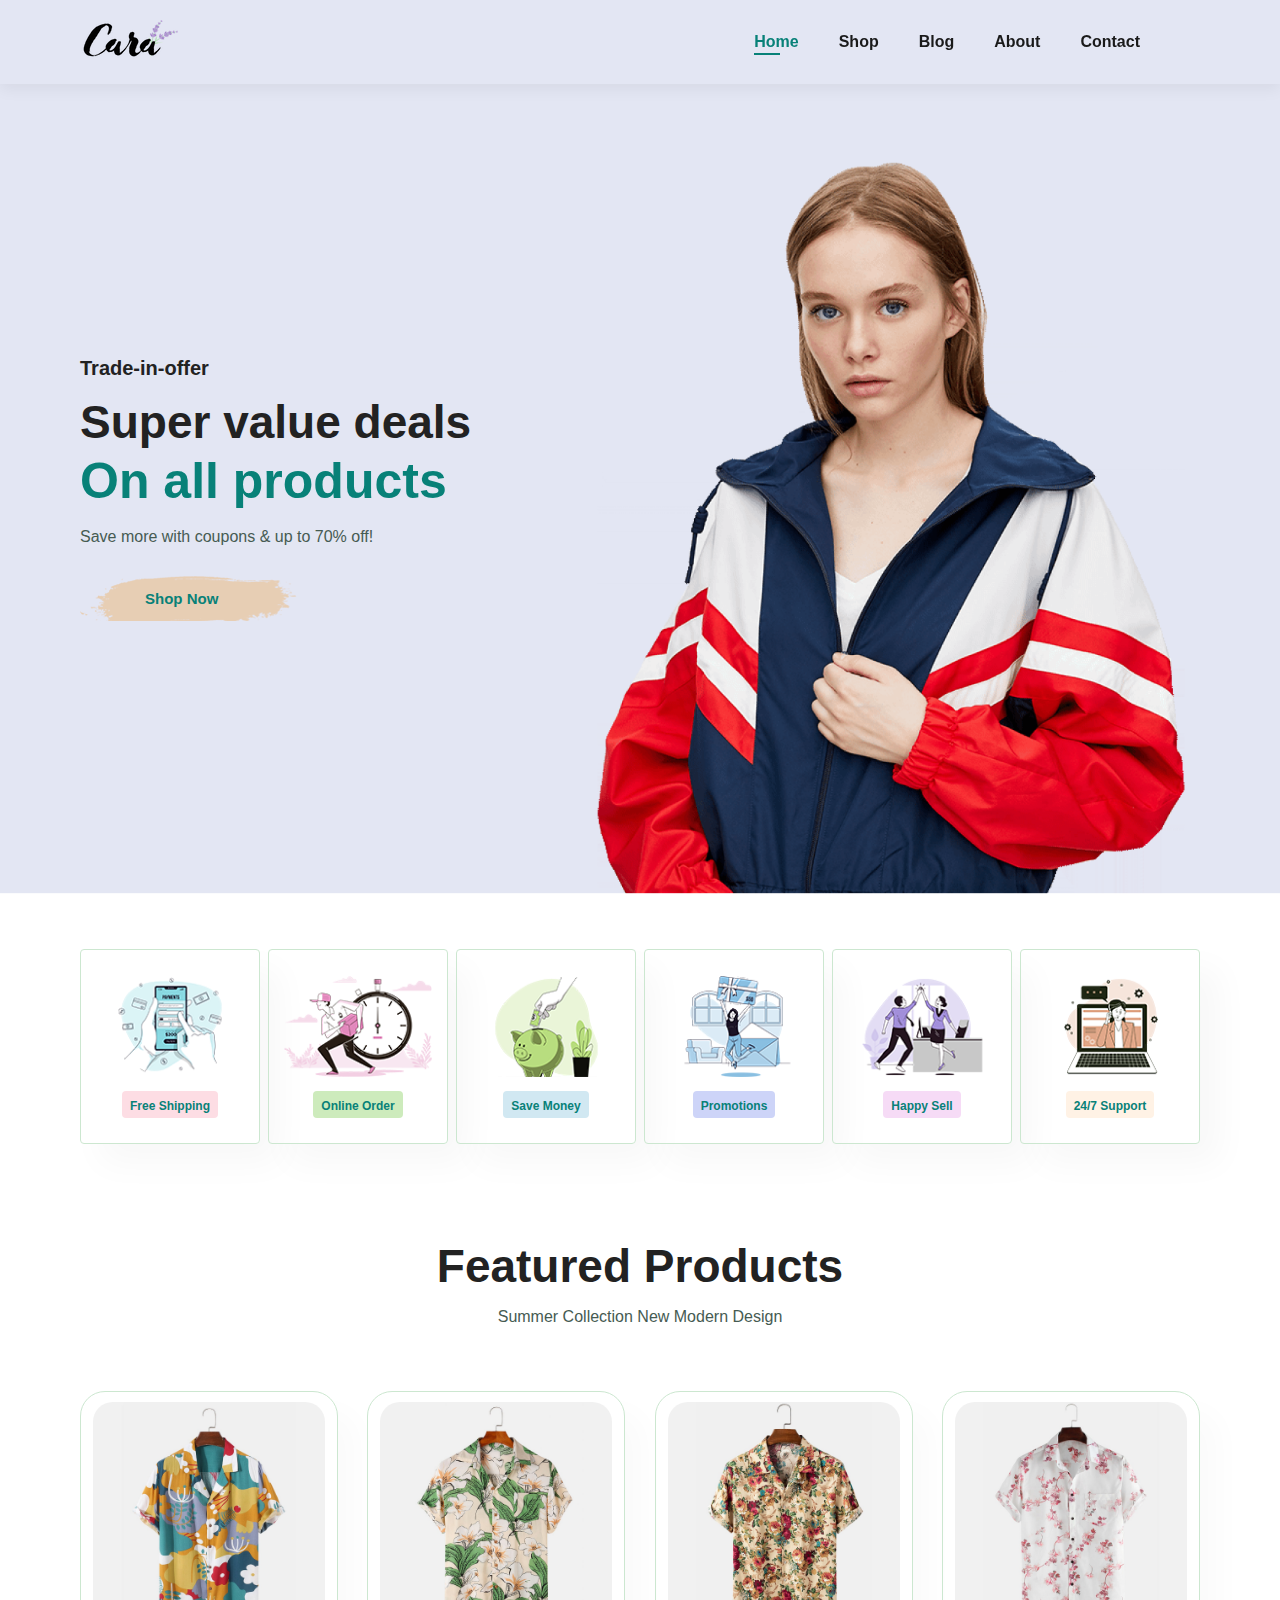
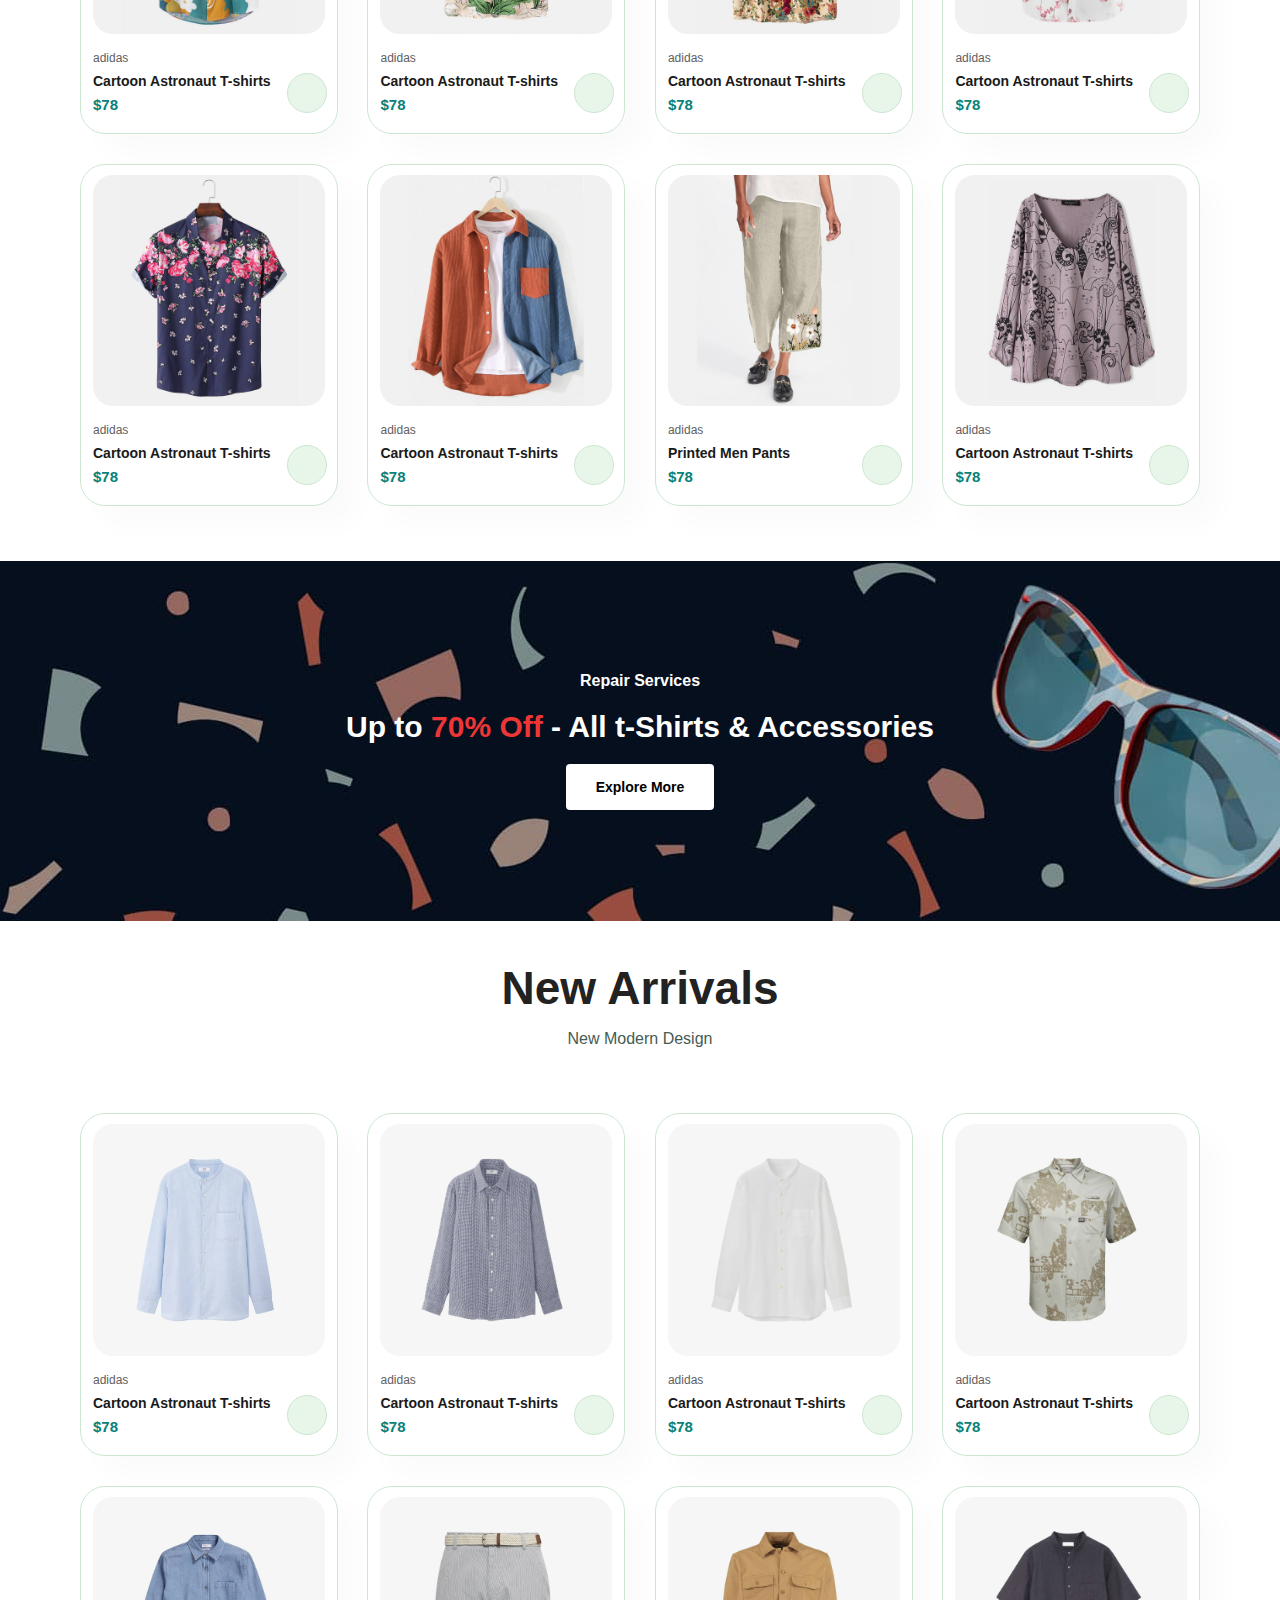
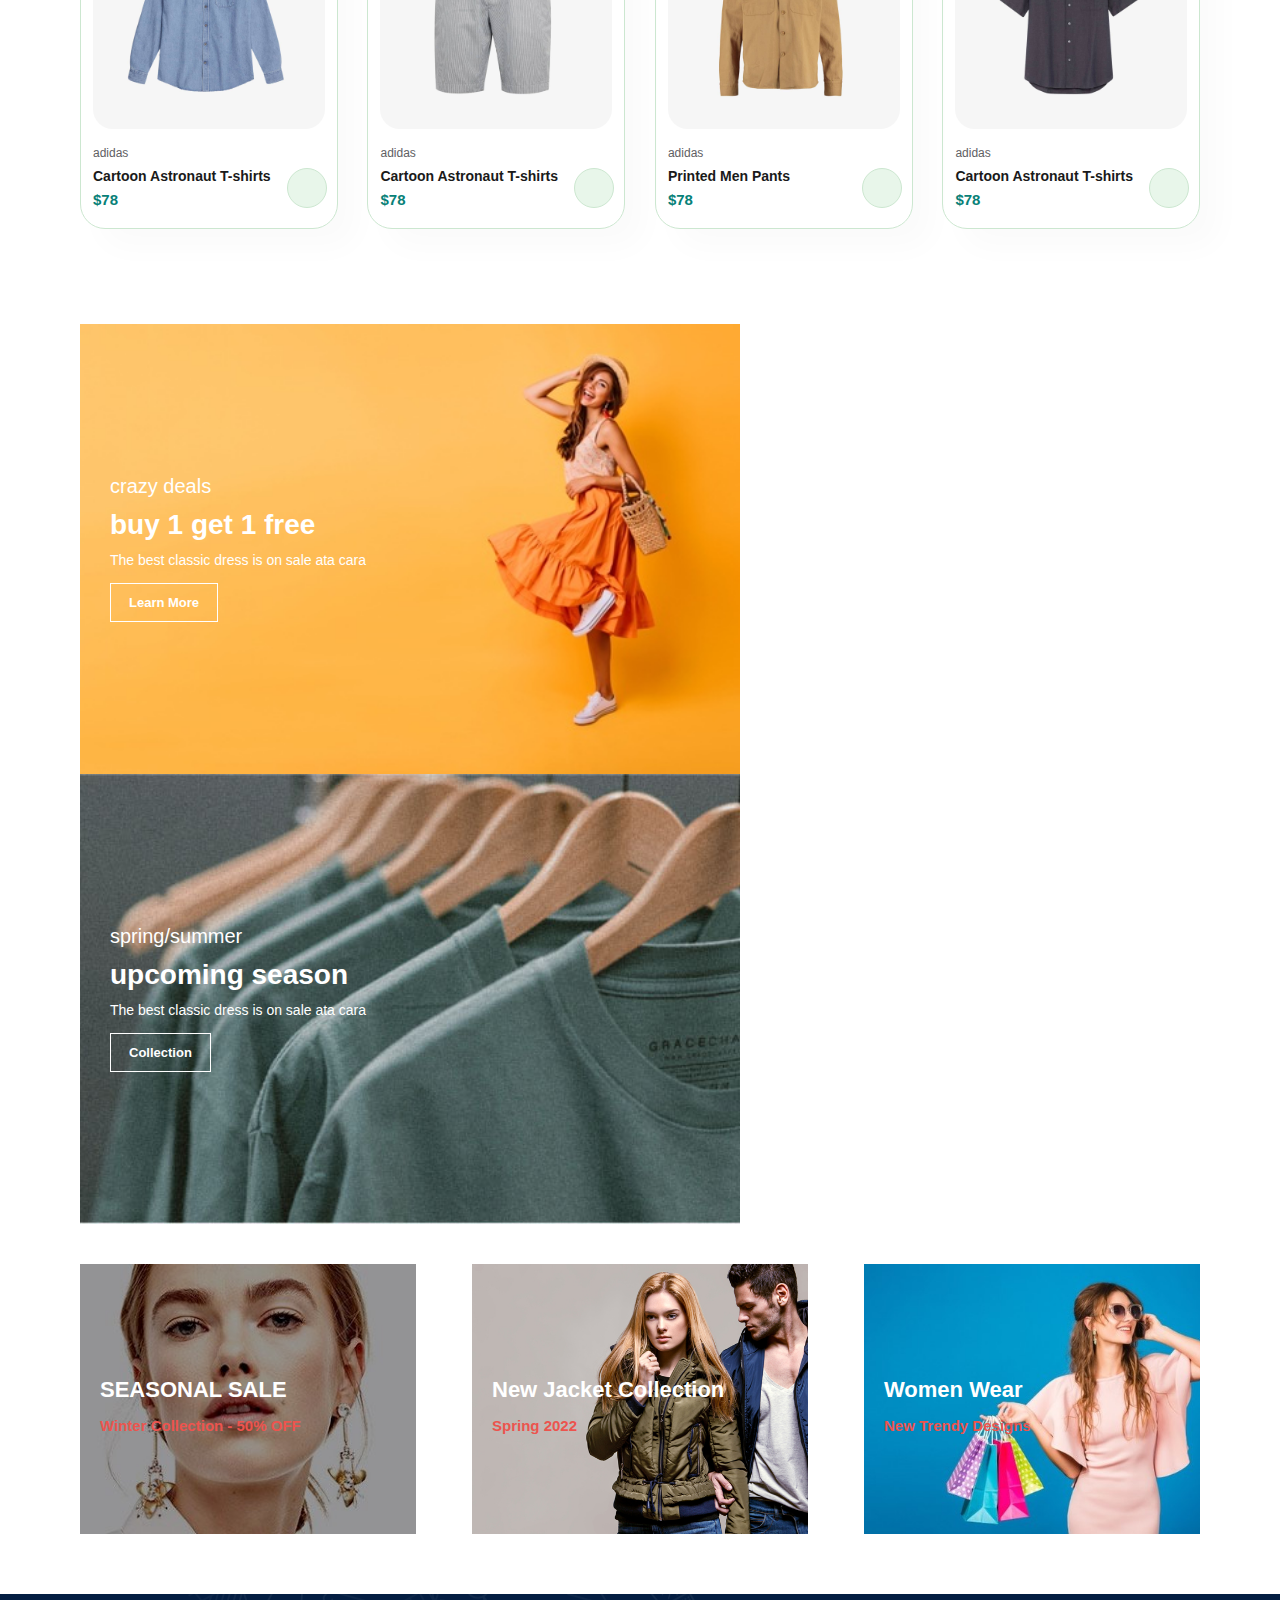
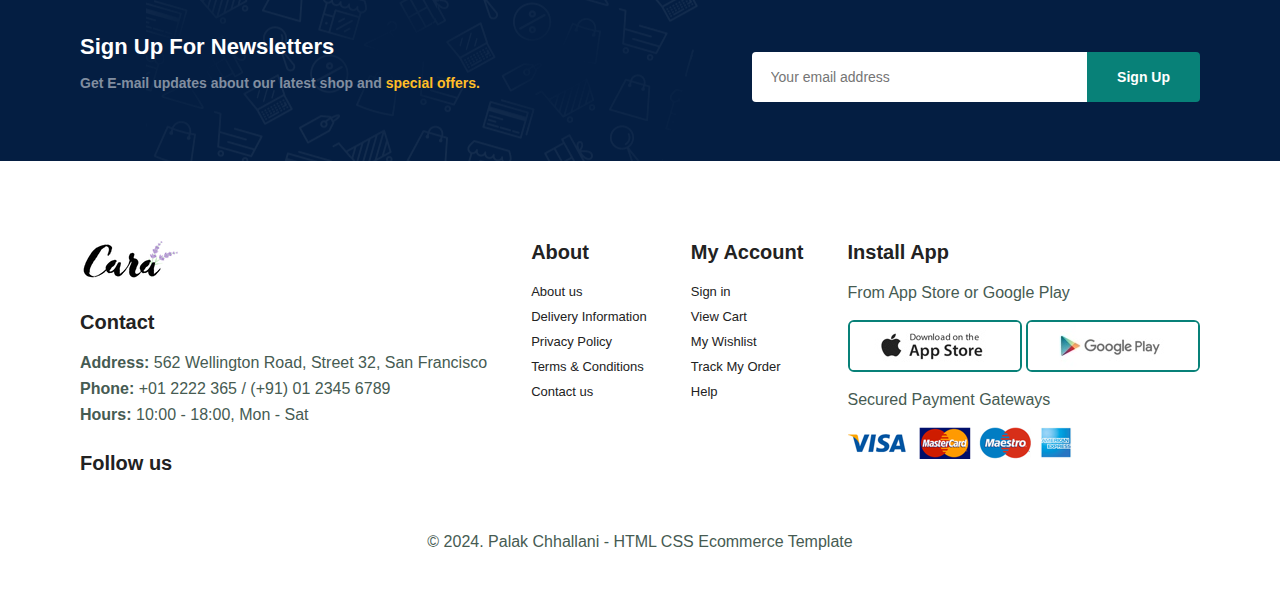
<file: index.html>
<!DOCTYPE html>
<html lang="en">
<head>
    <meta charset="UTF-8">
    <meta name="viewport" content="width=device-width, initial-scale=1.0">
    <title>Ecommerce Website</title>
    <!-- <link rel="stylesheet" href="https://use.fontawesome.com/releases/v5.15.4/css/all.css" /> -->
    <link rel="stylesheet" href="https://cdnjs.cloudflare.com/ajax/libs/font-awesome/6.7.1/css/all.min.css" integrity="sha512-5Hs3dF2AEPkpNAR7UiOHba+lRSJNeM2ECkwxUIxC1Q/FLycGTbNapWXB4tP889k5T5Ju8fs4b1P5z/iB4nMfSQ==" crossorigin="anonymous" referrerpolicy="no-referrer" />
    <link rel="stylesheet" href="style.css">
    <link rel="preconnect" href="https://fonts.googleapis.com">
    <link rel="preconnect" href="https://fonts.gstatic.com" crossorigin>
    <link href="https://fonts.googleapis.com/css2?family=League+Spartan:wght@100..900&display=swap" rel="stylesheet">
</head>
<body>

    <section id="header">
        <a href="#"><img src="img/logo.png" class="logo" alt=""></a>

        <div>
            <ul id="navbar">
                <li><a class="active" href="index.html">Home</a></li>
                <li><a href="shop.html">Shop</a></li>
                <li><a href="blog.html">Blog</a></li>
                <li><a href="about.html">About</a></li>
                <li><a href="contact.html">Contact </a></li>
                <li id="lg-bag"><a href="cart.html"><i class="fa-solid fa-bag-shopping"></i></a></li>
                <a href="#" id="close"><i class="fa -solid fa-xmark"></i></a>
            </ul>
        </div>

        <div id="mobile">
            <a href="cart.html"><i class="fa-solid fa-bag-shopping"></i></a>
            <i id="bar" class="fas fa-outdent"></i>
        </div>

    </section>

    <section id="hero">
        <h4>Trade-in-offer</h4>
        <h2>Super value deals</h2>
        <h1>On all products</h1>
        <p>Save more with coupons & up to 70% off! </p>
        <button>Shop Now</button>
    </section>

    <section id="feature" class="section-p1">
        <div class="fe-box">
            <img src="img/features/f1.png">
            <h6>Free Shipping</h6>
        </div>
        <div class="fe-box">
            <img src="img/features/f2.png">
            <h6>Online Order</h6>
        </div>
        <div class="fe-box">
            <img src="img/features/f3.png">
            <h6>Save Money</h6>
        </div>
        <div class="fe-box">
            <img src="img/features/f4.png">
            <h6>Promotions</h6>
        </div>
        <div class="fe-box">
            <img src="img/features/f5.png">
            <h6>Happy Sell</h6>
        </div>
        <div class="fe-box">
            <img src="img/features/f6.png">
            <h6>24/7 Support</h6>
        </div>
    </section>

    <section id="product1" class="section-p1">
        <h2>Featured Products</h2>
        <p>Summer Collection New Modern Design</p>
        <div class="pro-container">

            <div class="pro">
                <img src="img/products/f1.jpg" alt="">
                <div class="des">
                    <span>adidas</span>
                    <h5>Cartoon Astronaut T-shirts</h5>
                    <div class="star">
                        <i class="fas fa-star"></i>
                        <i class="fas fa-star"></i>
                        <i class="fas fa-star"></i>
                        <i class="fas fa-star"></i>
                        <i class="fas fa-star"></i>
                    </div>
                    <h4>$78</h4>
                </div>
                <a href="#"><i class="fa-solid fa-cart-shopping cart"></i></a>
            </div>

            <div class="pro">
                <img src="img/products/f2.jpg" alt="">
                <div class="des">
                    <span>adidas</span>
                    <h5>Cartoon Astronaut T-shirts</h5>
                    <div class="star">
                        <i class="fas fa-star"></i>
                        <i class="fas fa-star"></i>
                        <i class="fas fa-star"></i>
                        <i class="fas fa-star"></i>
                        <i class="fas fa-star"></i>
                    </div>
                    <h4>$78</h4>
                </div>
                <a href="#"><i class="fa-solid fa-cart-shopping cart"></i></a>
            </div>

            <div class="pro">
                <img src="img/products/f3.jpg" alt="">
                <div class="des">
                    <span>adidas</span>
                    <h5>Cartoon Astronaut T-shirts</h5>
                    <div class="star">
                        <i class="fas fa-star"></i>
                        <i class="fas fa-star"></i>
                        <i class="fas fa-star"></i>
                        <i class="fas fa-star"></i>
                        <i class="fas fa-star"></i>
                    </div>
                    <h4>$78</h4>
                </div>
                <a href="#"><i class="fa-solid fa-cart-shopping cart"></i></a>
            </div>

            <div class="pro">
                <img src="img/products/f4.jpg" alt="">
                <div class="des">
                    <span>adidas</span>
                    <h5>Cartoon Astronaut T-shirts</h5>
                    <div class="star">
                        <i class="fas fa-star"></i>
                        <i class="fas fa-star"></i>
                        <i class="fas fa-star"></i>
                        <i class="fas fa-star"></i>
                        <i class="fas fa-star"></i>
                    </div>
                    <h4>$78</h4>
                </div>
                <a href="#"><i class="fa-solid fa-cart-shopping cart"></i></a>
            </div>

            <div class="pro">
                <img src="img/products/f5.jpg" alt="">
                <div class="des">
                    <span>adidas</span>
                    <h5>Cartoon Astronaut T-shirts</h5>
                    <div class="star">
                        <i class="fas fa-star"></i>
                        <i class="fas fa-star"></i>
                        <i class="fas fa-star"></i>
                        <i class="fas fa-star"></i>
                        <i class="fas fa-star"></i>
                    </div>
                    <h4>$78</h4>
                </div>
                <a href="#"><i class="fa-solid fa-cart-shopping cart"></i></a>
            </div>

            <div class="pro">
                <img src="img/products/f6.jpg" alt="">
                <div class="des">
                    <span>adidas</span>
                    <h5>Cartoon Astronaut T-shirts</h5>
                    <div class="star">
                        <i class="fas fa-star"></i>
                        <i class="fas fa-star"></i>
                        <i class="fas fa-star"></i>
                        <i class="fas fa-star"></i>
                        <i class="fas fa-star"></i>
                    </div>
                    <h4>$78</h4>
                </div>
                <a href="#"><i class="fa-solid fa-cart-shopping cart"></i></a>
            </div>

            <div class="pro">
                <img src="img/products/f7.jpg" alt="">
                <div class="des">
                    <span>adidas</span>
                    <h5>Printed Men Pants</h5>
                    <div class="star">
                        <i class="fas fa-star"></i>
                        <i class="fas fa-star"></i>
                        <i class="fas fa-star"></i>
                        <i class="fas fa-star"></i>
                        <i class="fas fa-star"></i>
                    </div>
                    <h4>$78</h4>
                </div>
                <a href="#"><i class="fa-solid fa-cart-shopping cart"></i></a>
            </div>

            <div class="pro">
                <img src="img/products/f8.jpg" alt="">
                <div class="des">
                    <span>adidas</span>
                    <h5>Cartoon Astronaut T-shirts</h5>
                    <div class="star">
                        <i class="fas fa-star"></i>
                        <i class="fas fa-star"></i>
                        <i class="fas fa-star"></i>
                        <i class="fas fa-star"></i>
                        <i class="fas fa-star"></i>
                    </div>
                    <h4>$78</h4>
                </div>
                <a href="#"><i class="fa-solid fa-cart-shopping cart"></i></a>
            </div>

            
            
        </div>
    </section>

    <section id="banner" class=".section-m1">
        <h4>Repair Services</h4>
        <h2>Up to <span>70% Off</span> - All t-Shirts & Accessories</h2>
        <button class="normal">Explore More</button>
    </section>
    
    <section id="product1" class="section-p1">
        <h2>New Arrivals</h2>
        <p>New Modern Design</p>
        <div class="pro-container">

            <div class="pro">
                <img src="img/products/n1.jpg" alt="">
                <div class="des">
                    <span>adidas</span>
                    <h5>Cartoon Astronaut T-shirts</h5>
                    <div class="star">
                        <i class="fas fa-star"></i>
                        <i class="fas fa-star"></i>
                        <i class="fas fa-star"></i>
                        <i class="fas fa-star"></i>
                        <i class="fas fa-star"></i>
                    </div>
                    <h4>$78</h4>
                </div>
                <a href="#"><i class="fa-solid fa-cart-shopping cart"></i></a>
            </div>

            <div class="pro">
                <img src="img/products/n2.jpg" alt="">
                <div class="des">
                    <span>adidas</span>
                    <h5>Cartoon Astronaut T-shirts</h5>
                    <div class="star">
                        <i class="fas fa-star"></i>
                        <i class="fas fa-star"></i>
                        <i class="fas fa-star"></i>
                        <i class="fas fa-star"></i>
                        <i class="fas fa-star"></i>
                    </div>
                    <h4>$78</h4>
                </div>
                <a href="#"><i class="fa-solid fa-cart-shopping cart"></i></a>
            </div>

            <div class="pro">
                <img src="img/products/n3.jpg" alt="">
                <div class="des">
                    <span>adidas</span>
                    <h5>Cartoon Astronaut T-shirts</h5>
                    <div class="star">
                        <i class="fas fa-star"></i>
                        <i class="fas fa-star"></i>
                        <i class="fas fa-star"></i>
                        <i class="fas fa-star"></i>
                        <i class="fas fa-star"></i>
                    </div>
                    <h4>$78</h4>
                </div>
                <a href="#"><i class="fa-solid fa-cart-shopping cart"></i></a>
            </div>

            <div class="pro">
                <img src="img/products/n4.jpg" alt="">
                <div class="des">
                    <span>adidas</span>
                    <h5>Cartoon Astronaut T-shirts</h5>
                    <div class="star">
                        <i class="fas fa-star"></i>
                        <i class="fas fa-star"></i>
                        <i class="fas fa-star"></i>
                        <i class="fas fa-star"></i>
                        <i class="fas fa-star"></i>
                    </div>
                    <h4>$78</h4>
                </div>
                <a href="#"><i class="fa-solid fa-cart-shopping cart"></i></a>
            </div>

            <div class="pro">
                <img src="img/products/n5.jpg" alt="">
                <div class="des">
                    <span>adidas</span>
                    <h5>Cartoon Astronaut T-shirts</h5>
                    <div class="star">
                        <i class="fas fa-star"></i>
                        <i class="fas fa-star"></i>
                        <i class="fas fa-star"></i>
                        <i class="fas fa-star"></i>
                        <i class="fas fa-star"></i>
                    </div>
                    <h4>$78</h4>
                </div>
                <a href="#"><i class="fa-solid fa-cart-shopping cart"></i></a>
            </div>

            <div class="pro">
                <img src="img/products/n6.jpg" alt="">
                <div class="des">
                    <span>adidas</span>
                    <h5>Cartoon Astronaut T-shirts</h5>
                    <div class="star">
                        <i class="fas fa-star"></i>
                        <i class="fas fa-star"></i>
                        <i class="fas fa-star"></i>
                        <i class="fas fa-star"></i>
                        <i class="fas fa-star"></i>
                    </div>
                    <h4>$78</h4>
                </div>
                <a href="#"><i class="fa-solid fa-cart-shopping cart"></i></a>
            </div>

            <div class="pro">
                <img src="img/products/n7.jpg" alt="">
                <div class="des">
                    <span>adidas</span>
                    <h5>Printed Men Pants</h5>
                    <div class="star">
                        <i class="fas fa-star"></i>
                        <i class="fas fa-star"></i>
                        <i class="fas fa-star"></i>
                        <i class="fas fa-star"></i>
                        <i class="fas fa-star"></i>
                    </div>
                    <h4>$78</h4>
                </div>
                <a href="#"><i class="fa-solid fa-cart-shopping cart"></i></a>
            </div>

            <div class="pro">
                <img src="img/products/n8.jpg" alt="">
                <div class="des">
                    <span>adidas</span>
                    <h5>Cartoon Astronaut T-shirts</h5>
                    <div class="star">
                        <i class="fas fa-star"></i>
                        <i class="fas fa-star"></i>
                        <i class="fas fa-star"></i>
                        <i class="fas fa-star"></i>
                        <i class="fas fa-star"></i>
                    </div>
                    <h4>$78</h4>
                </div>
                <a href="#"><i class="fa-solid fa-cart-shopping cart"></i></a>
            </div>

            
            
        </div>
    </section>

    <section id="sm-banner" class="section-p1">
        <div class="banner-box">
            <h4>crazy deals</h4>
            <h2>buy 1 get 1 free</h2>
            <span>The best classic dress is on sale ata cara</span>
            <button class="white">Learn More</button>
        </div>

        <div class="banner-box banner-box2">
            <h4>spring/summer</h4>
            <h2>upcoming season</h2>
            <span>The best classic dress is on sale ata cara</span>
            <button class="white">Collection</button>
        </div>

    </section>

    <section id="banner3">
        <div class="banner-box">
            <h2>SEASONAL SALE</h2>
            <h3>Winter Collection - 50% OFF</h3>
        </div>

        <div class="banner-box banner-box2">
            <h2>New Jacket Collection</h2>
            <h3>Spring 2022</h3>
        </div>

        <div class="banner-box banner-box3">
            <h2>Women Wear</h2>
            <h3>New Trendy Designs</h3>
        </div>

    </section>

    <section id="newsletter" class="section-p1 section-m1">

        <div class="newstext">
            <h4>Sign Up For Newsletters</h4>
            <p>Get E-mail updates about our latest shop and  <span>special offers.</span></p>
        </div>

        <div class="form">
            <input type="text" placeholder="Your email address">
            <button class="normal">Sign Up</button>
        </div>
    </section>


    <footer class="section-p1">

        <div class="col">
            <img class="logo" src="img/logo.png" alt="">
            <h4>Contact</h4>
            <p><strong>Address:</strong> 562 Wellington Road, Street 32, San Francisco</p>
            <p><strong>Phone:</strong> +01 2222 365 / (+91) 01 2345 6789 </p>
            <p><strong>Hours:</strong> 10:00 - 18:00, Mon - Sat</p>
            <div class="follow">
                <h4>Follow us</h4>
                <div class="icon">
                    <i class="fab fa-facebook-f"></i>
                    <i class="fab fa-twitter"></i>
                    <i class="fab fa-instagram"></i>
                    <i class="fab fa-pinterest-p"></i>
                    <i class="fab fa-youtube"></i>
                </div>
            </div>
        </div>

        <div class="col">
            <h4>About</h4>
            <a href="#">About us</a>
            <a href="#">Delivery Information</a>
            <a href="#">Privacy Policy  </a>
            <a href="#">Terms & Conditions</a>
            <a href="#">Contact us</a>
        </div>

        <div class="col">
            <h4>My Account</h4>
            <a href="#">Sign in</a>
            <a href="#">View Cart</a>
            <a href="#">My Wishlist</a>
            <a href="#">Track My Order</a>
            <a href="#">Help</a>
        </div>


        <div class="col install">
            <h4>Install App</h4>
            <p>From App Store or Google Play</p>
            <div class="row">
                <img src="img/pay/app.jpg" alt="">
                <img src="img/pay/play.jpg" alt="">
            </div>
            <p>Secured Payment Gateways</p>
            <img src="img/pay/pay.png" alt="">
        </div>

       

        <div class="copyright">
            <p> © 2024. Palak Chhallani - HTML CSS Ecommerce Template </p>
        </div>
    </footer>

    <script src="script.js"></script>
</body>
</html>
</file>
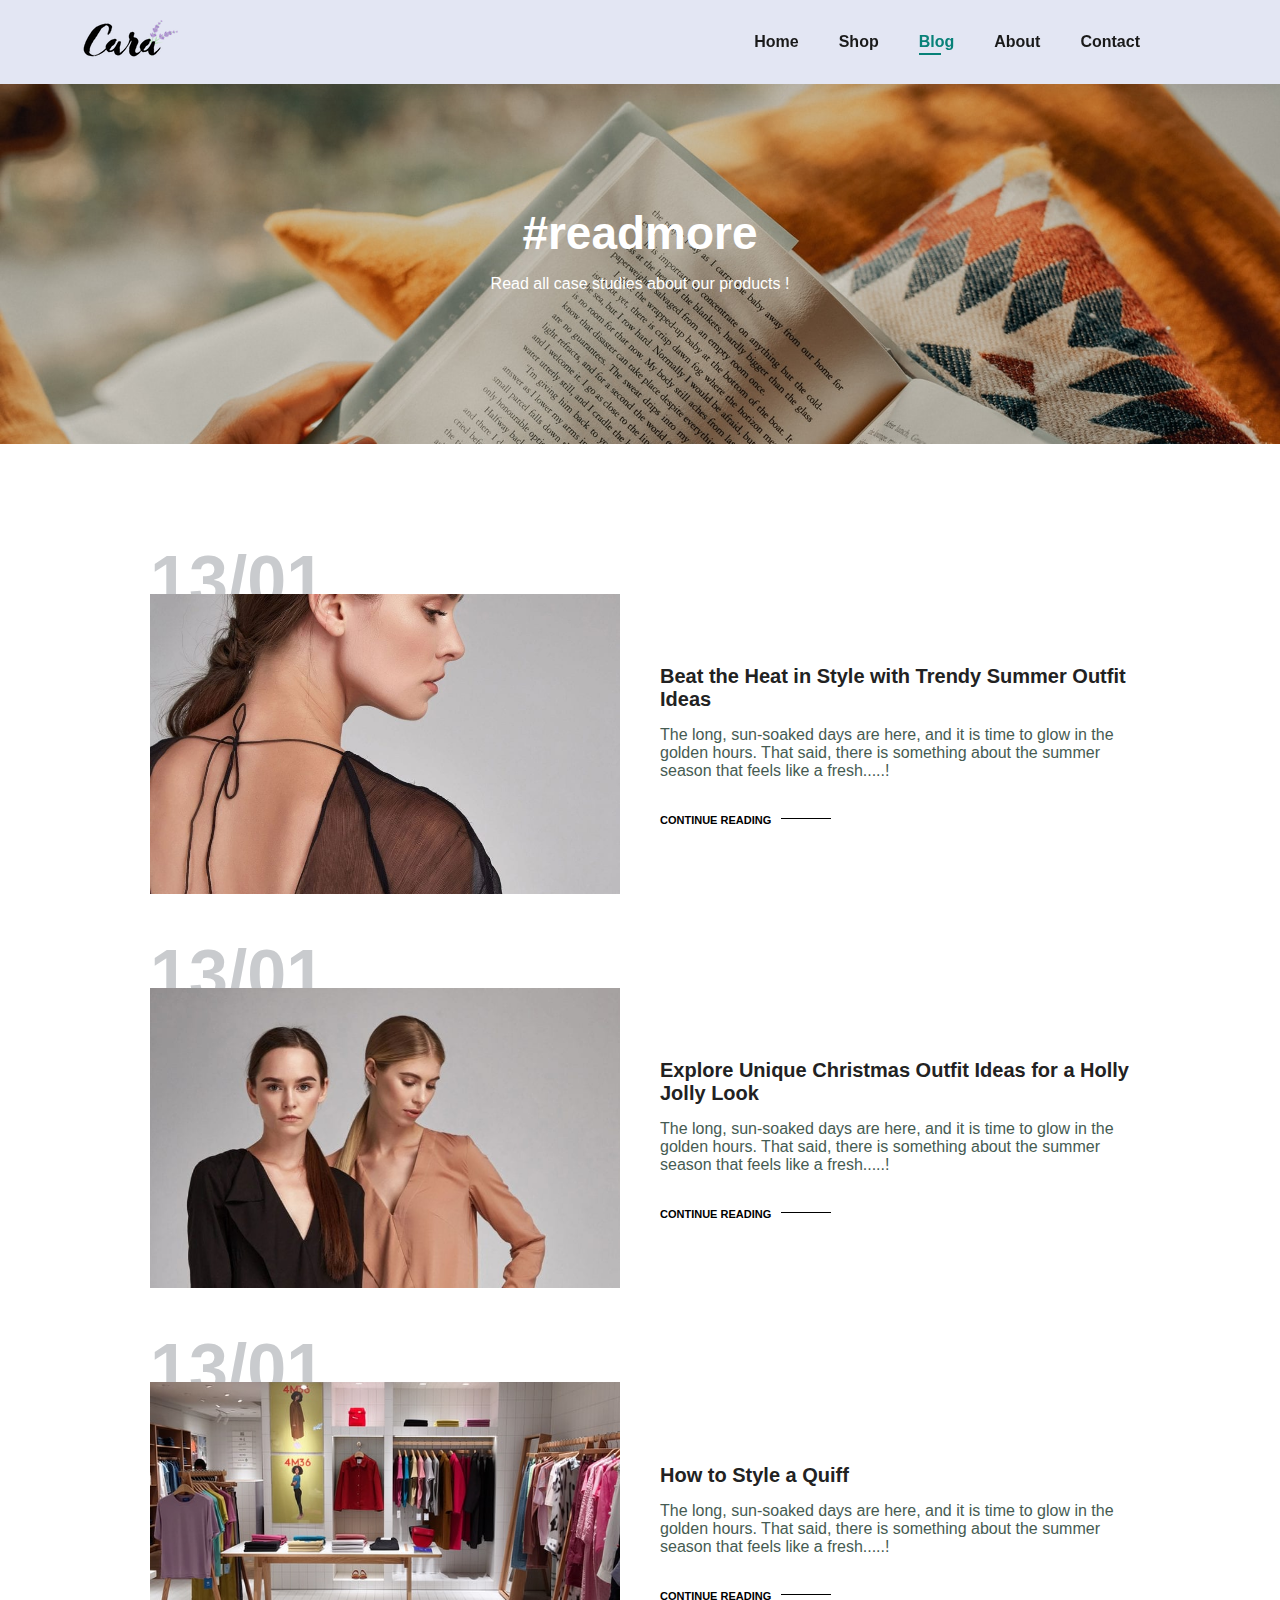
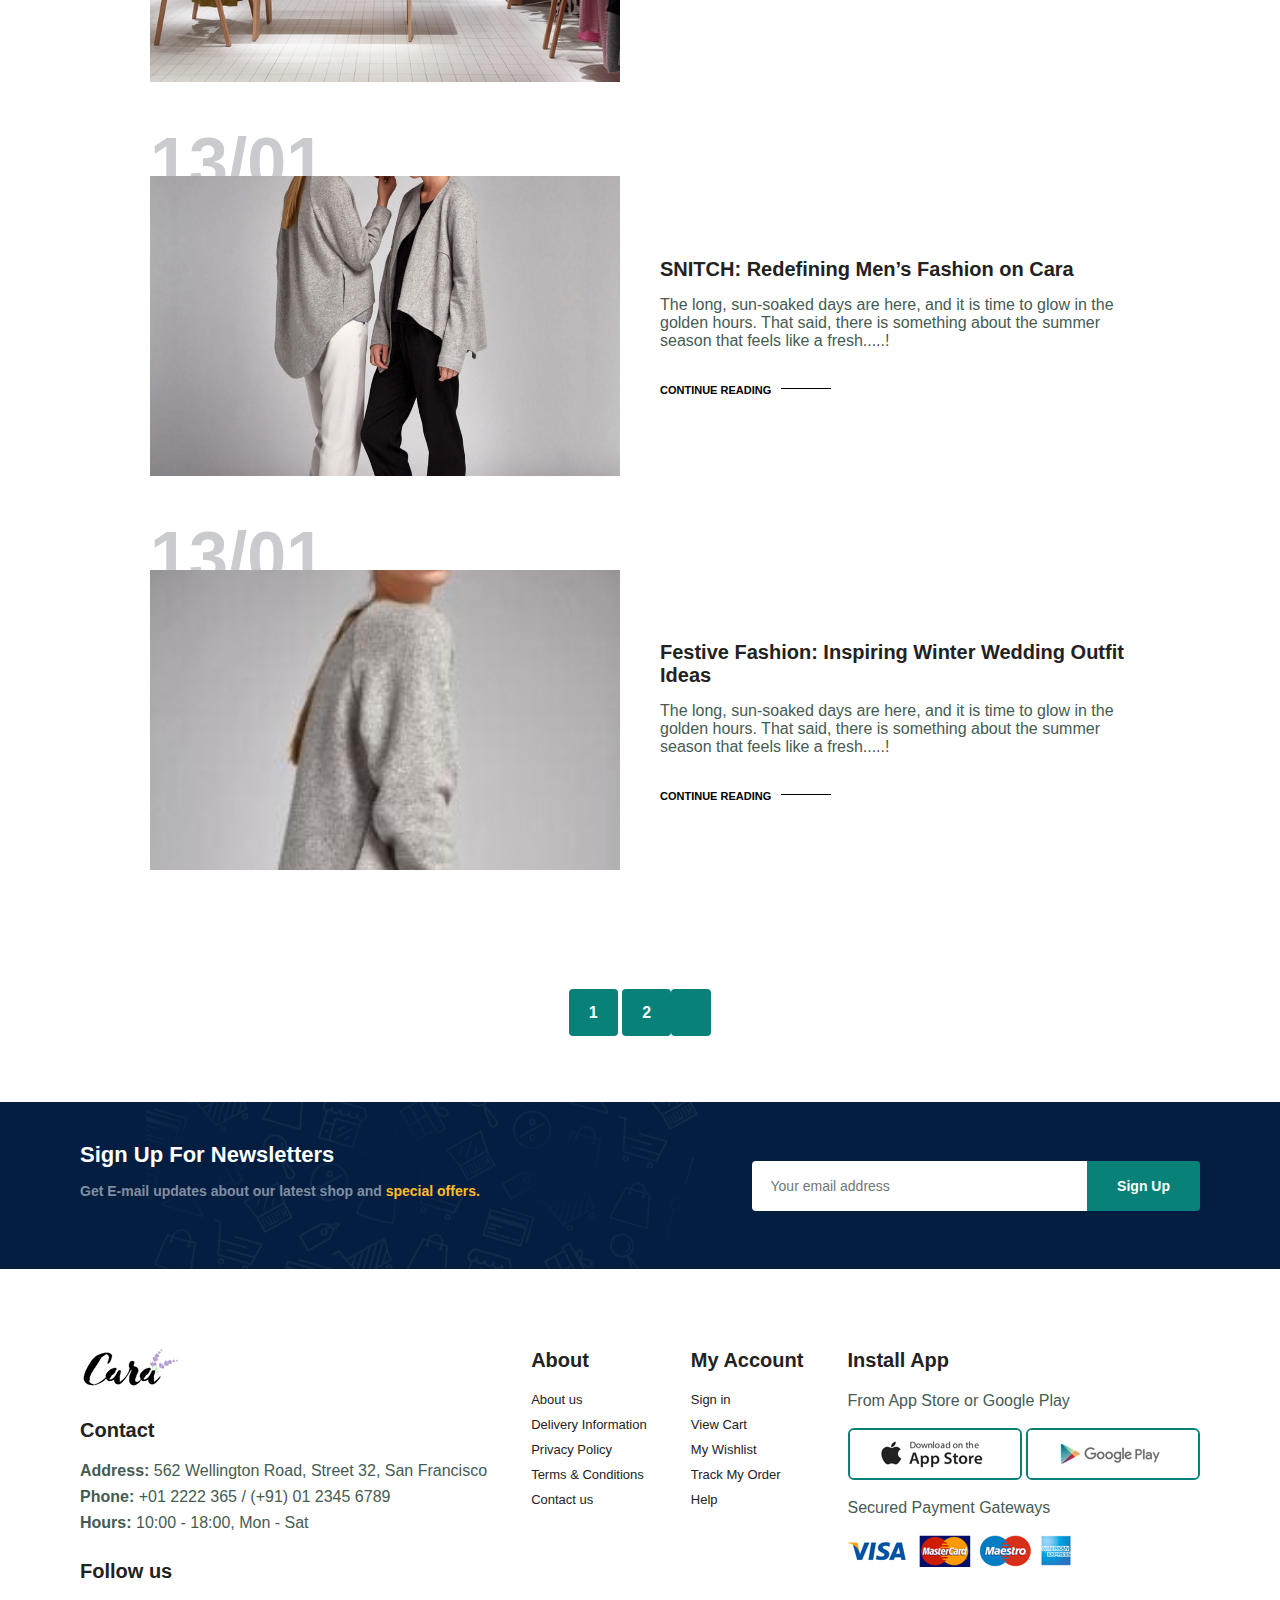
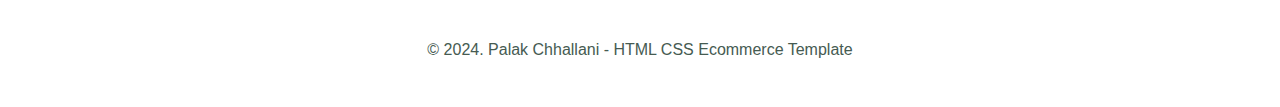
<file: blog.html>
<!DOCTYPE html>
<html lang="en">
<head>
    <meta charset="UTF-8">
    <meta name="viewport" content="width=device-width, initial-scale=1.0">
    <title>Ecommerce Website</title>
    <!-- <link rel="stylesheet" href="https://use.fontawesome.com/releases/v5.15.4/css/all.css" /> -->
    <link rel="stylesheet" href="https://cdnjs.cloudflare.com/ajax/libs/font-awesome/6.7.1/css/all.min.css" integrity="sha512-5Hs3dF2AEPkpNAR7UiOHba+lRSJNeM2ECkwxUIxC1Q/FLycGTbNapWXB4tP889k5T5Ju8fs4b1P5z/iB4nMfSQ==" crossorigin="anonymous" referrerpolicy="no-referrer" />
    <link rel="stylesheet" href="style.css">
    <link rel="preconnect" href="https://fonts.googleapis.com">
    <link rel="preconnect" href="https://fonts.gstatic.com" crossorigin>
    <link href="https://fonts.googleapis.com/css2?family=League+Spartan:wght@100..900&display=swap" rel="stylesheet">
</head>
<body>

    <section id="header">
        <a href="#"><img src="img/logo.png" class="logo" alt=""></a>

        <div>
            <ul id="navbar">
                <li><a href="index.html">Home</a></li>
                <li><a href="shop.html">Shop</a></li>
                <li><a class="active" href="blog.html">Blog</a></li>
                <li><a href="about.html">About</a></li>
                <li><a href="contact.html">Contact </a></li>
                <li id="lg-bag"><a href="cart.html"><i class="fa-solid fa-bag-shopping"></i></a></li>
                <a href="#" id="close"><i class="fa -solid fa-xmark"></i></a>
            </ul>
        </div>

        <div id="mobile">
            <a href="cart.html"><i class="fa-solid fa-bag-shopping"></i></a>
            <i id="bar" class="fas fa-outdent"></i>
        </div>

    </section>

    <section id="page-header" class="blog-header">
        <h2>#readmore</h2>
        <p>Read all case studies about our products ! </p>
    </section>

    <section id="blog">
        <div class="blog-box">
            <div class="blog-img">
                <img src="img/blog/b1.jpg" alt="">
            </div>
            <div class="blog-details">
                <h4>Beat the Heat in Style with Trendy Summer Outfit Ideas</h4>
                <p>The long, sun-soaked days are here, and it is time to glow in the golden hours. That said, there is something about the summer season that feels like a fresh.....!</p>
                <a href="#">CONTINUE READING</a>
            </div>
            <h1>13/01</h1>
        </div>

        <div class="blog-box">
            <div class="blog-img">
                <img src="img/blog/b2.jpg" alt="">
            </div>
            <div class="blog-details">
                <h4>Explore Unique Christmas Outfit Ideas for a Holly Jolly Look</h4>
                <p>The long, sun-soaked days are here, and it is time to glow in the golden hours. That said, there is something about the summer season that feels like a fresh.....!</p>
                <a href="#">CONTINUE READING</a>
            </div>
            <h1>13/01</h1>
        </div>

        <div class="blog-box">
            <div class="blog-img">
                <img src="img/blog/b3.jpg" alt="">
            </div>
            <div class="blog-details">
                <h4>How to Style a Quiff </h4>
                <p>The long, sun-soaked days are here, and it is time to glow in the golden hours. That said, there is something about the summer season that feels like a fresh.....!</p>
                <a href="#">CONTINUE READING</a>
            </div>
            <h1>13/01</h1>
        </div>

        <div class="blog-box">
            <div class="blog-img">
                <img src="img/blog/b4.jpg" alt="">
            </div>
            <div class="blog-details">
                <h4>SNITCH: Redefining Men’s Fashion on Cara</h4>
                <p>The long, sun-soaked days are here, and it is time to glow in the golden hours. That said, there is something about the summer season that feels like a fresh.....!</p>
                <a href="#">CONTINUE READING</a>
            </div>
            <h1>13/01</h1>
        </div>

        <div class="blog-box">
            <div class="blog-img">
                <img src="img/blog/b5.jpg" alt="">
            </div>
            <div class="blog-details">
                <h4>Festive Fashion: Inspiring Winter Wedding Outfit Ideas</h4>
                <p>The long, sun-soaked days are here, and it is time to glow in the golden hours. That said, there is something about the summer season that feels like a fresh.....!</p>
                <a href="#">CONTINUE READING</a>
            </div>
            <h1>13/01</h1>
        </div>
    </section>

    <section id="pagination" class="section-p1">
        <a href="#">1</a>
        <a href="#">2</a>
        <a href="#"><i class="fa-solid fa-arrow-right-long"></i></a>
    </section>

    <section id="newsletter" class="section-p1 section-m1">

        <div class="newstext">
            <h4>Sign Up For Newsletters</h4>
            <p>Get E-mail updates about our latest shop and  <span>special offers.</span></p>
        </div>

        <div class="form">
            <input type="text" placeholder="Your email address">
            <button class="normal">Sign Up</button>
        </div>
    </section>

    <footer class="section-p1">

        <div class="col">
            <img class="logo" src="img/logo.png" alt="">
            <h4>Contact</h4>
            <p><strong>Address:</strong> 562 Wellington Road, Street 32, San Francisco</p>
            <p><strong>Phone:</strong> +01 2222 365 / (+91) 01 2345 6789 </p>
            <p><strong>Hours:</strong> 10:00 - 18:00, Mon - Sat</p>
            <div class="follow">
                <h4>Follow us</h4>
                <div class="icon">
                    <i class="fab fa-facebook-f"></i>
                    <i class="fab fa-twitter"></i>
                    <i class="fab fa-instagram"></i>
                    <i class="fab fa-pinterest-p"></i>
                    <i class="fab fa-youtube"></i>
                </div>
            </div>
        </div>

        <div class="col">
            <h4>About</h4>
            <a href="#">About us</a>
            <a href="#">Delivery Information</a>
            <a href="#">Privacy Policy  </a>
            <a href="#">Terms & Conditions</a>
            <a href="#">Contact us</a>
        </div>

        <div class="col">
            <h4>My Account</h4>
            <a href="#">Sign in</a>
            <a href="#">View Cart</a>
            <a href="#">My Wishlist</a>
            <a href="#">Track My Order</a>
            <a href="#">Help</a>
        </div>


        <div class="col install">
            <h4>Install App</h4>
            <p>From App Store or Google Play</p>
            <div class="row">
                <img src="img/pay/app.jpg" alt="">
                <img src="img/pay/play.jpg" alt="">
            </div>
            <p>Secured Payment Gateways</p>
            <img src="img/pay/pay.png" alt="">
        </div>

       

        <div class="copyright">
            <p> © 2024. Palak Chhallani - HTML CSS Ecommerce Template </p>
        </div>
    </footer>

    <script src="script.js"></script>
</body>
</html>
</file>
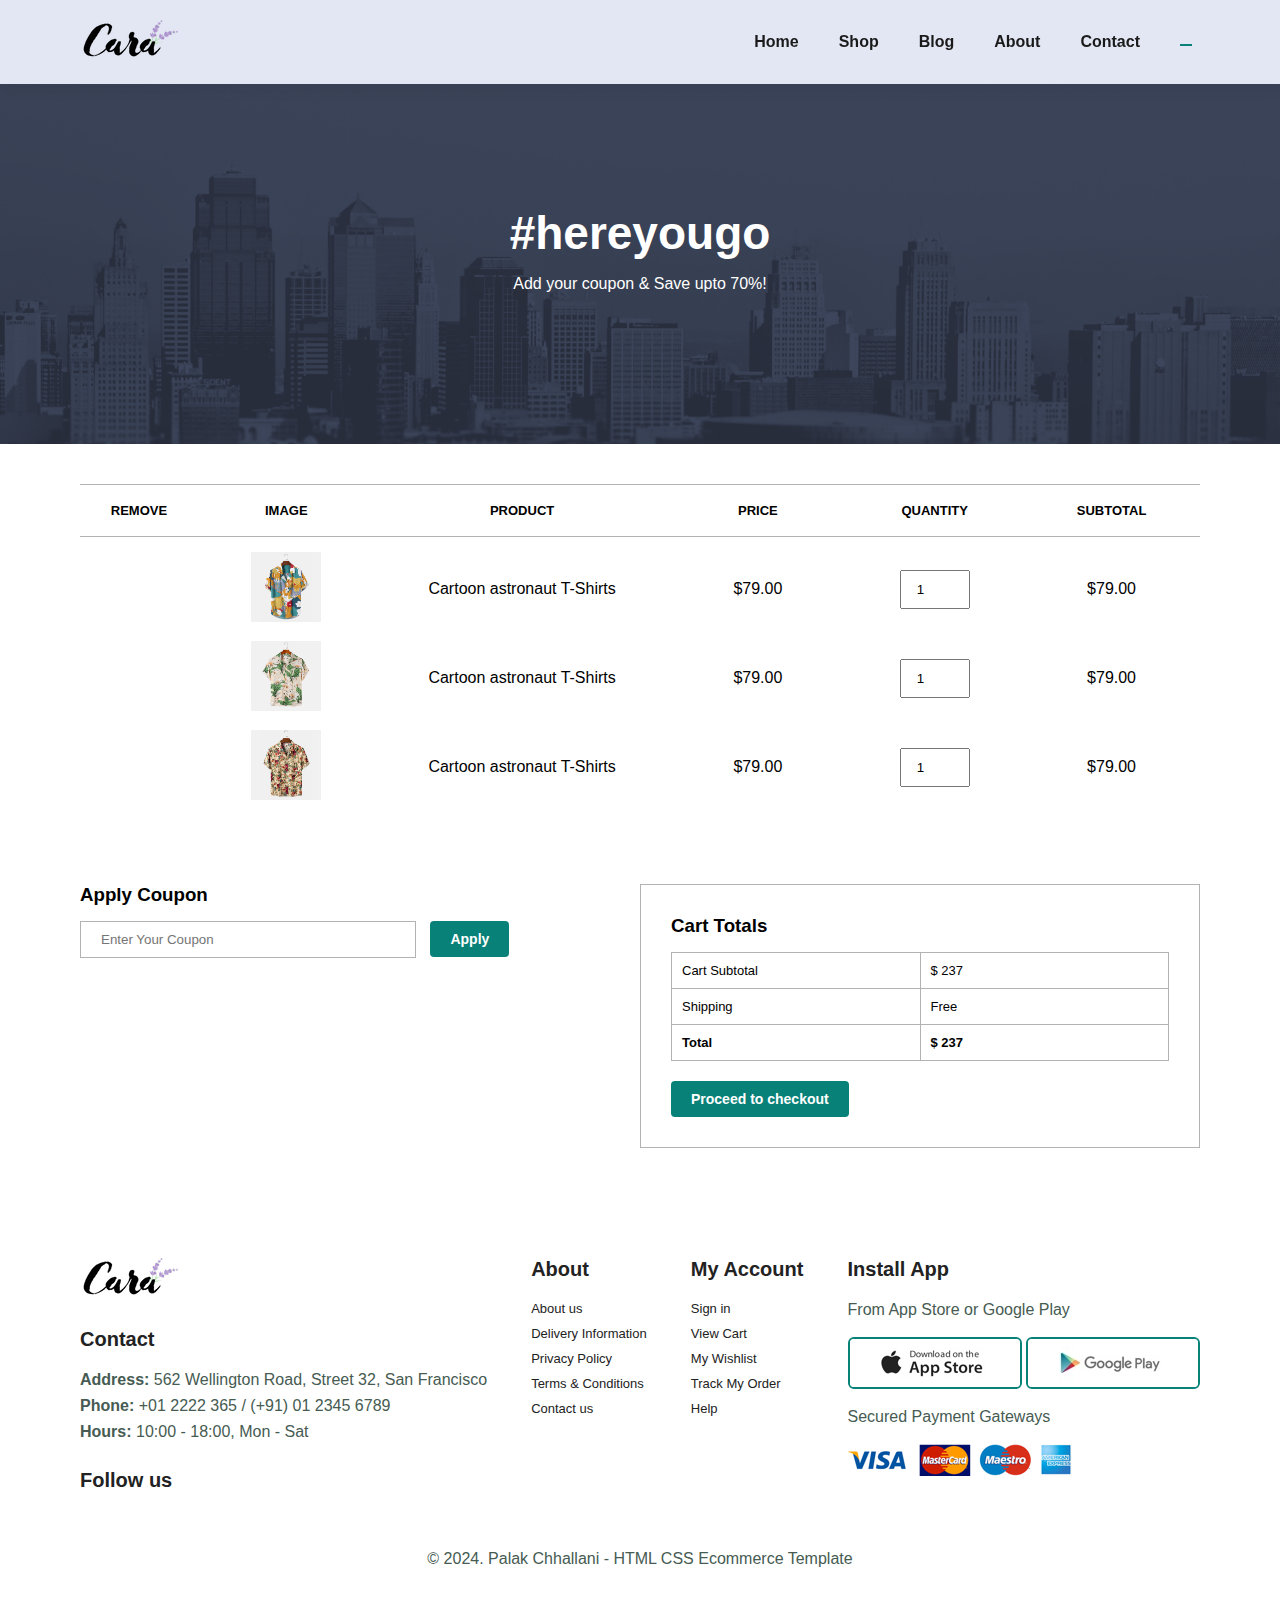
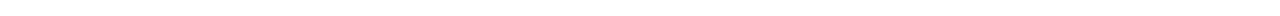
<file: cart.html>
<!DOCTYPE html>
<html lang="en">
<head>
    <meta charset="UTF-8">
    <meta name="viewport" content="width=device-width, initial-scale=1.0">
    <title>Ecommerce Website</title>
    <!-- <link rel="stylesheet" href="https://use.fontawesome.com/releases/v5.15.4/css/all.css" /> -->
    <link rel="stylesheet" href="https://cdnjs.cloudflare.com/ajax/libs/font-awesome/6.7.1/css/all.min.css" integrity="sha512-5Hs3dF2AEPkpNAR7UiOHba+lRSJNeM2ECkwxUIxC1Q/FLycGTbNapWXB4tP889k5T5Ju8fs4b1P5z/iB4nMfSQ==" crossorigin="anonymous" referrerpolicy="no-referrer" />
    <link rel="stylesheet" href="style.css">
    <link rel="preconnect" href="https://fonts.googleapis.com">
    <link rel="preconnect" href="https://fonts.gstatic.com" crossorigin>
    <link href="https://fonts.googleapis.com/css2?family=League+Spartan:wght@100..900&display=swap" rel="stylesheet">
</head>
<body>

    <section id="header">
        <a href="#"><img src="img/logo.png" class="logo" alt=""></a>

        <div>
            <ul id="navbar">
                <li><a href="index.html">Home</a></li>
                <li><a href="shop.html">Shop</a></li>
                <li><a href="blog.html">Blog</a></li>
                <li><a href="about.html">About</a></li>
                <li><a href="contact.html">Contact </a></li>
                <li id="lg-bag"><a class="active" href="cart.html"><i class="fa-solid fa-bag-shopping"></i></a></li>
                <a href="#" id="close"><i class="fa -solid fa-xmark"></i></a>
            </ul>
        </div>

        <div id="mobile">
            <a href="cart.html"><i class="fa-solid fa-bag-shopping"></i></a>
            <i id="bar" class="fas fa-outdent"></i>
        </div>

    </section>

    <section id="page-header" class="about-header">
        <h2>#hereyougo</h2>
        <p>Add your coupon & Save upto 70%! </p>
    </section>

    <section id="cart" class="section-p1">
        <table width="100%">
            <thead>
               <tr>
                    <td>Remove</td>
                    <td>Image</td>
                    <td>Product</td>
                    <td>Price</td>
                    <td>Quantity</td>
                    <td>Subtotal</td>
               </tr> 
            </thead>
            <tbody>
                <tr>
                    <td><a href="#"><i class="fa-regular fa-circle-xmark"></i></a></td>
                    <td><img src="img/products/f1.jpg" alt=""></td>
                    <td>Cartoon astronaut T-Shirts</td>
                    <td>$79.00</td>
                    <td><input type="number" value="1"></td>
                    <td>$79.00</td>
                </tr>
                <tr>
                    <td><a href="#"><i class="fa-regular fa-circle-xmark"></i></a></td>
                    <td><img src="img/products/f2.jpg" alt=""></td>
                    <td>Cartoon astronaut T-Shirts</td>
                    <td>$79.00</td>
                    <td><input type="number" value="1"></td>
                    <td>$79.00</td>
                </tr>
                <tr>
                    <td><a href="#"><i class="fa-regular fa-circle-xmark"></i></a></td>
                    <td><img src="img/products/f3.jpg" alt=""></td>
                    <td>Cartoon astronaut T-Shirts</td>
                    <td>$79.00</td>
                    <td><input type="number" value="1"></td>
                    <td>$79.00</td>
                </tr>
            </tbody>
        </table>
    </section>

    <section id="cart-add" class="section-p1">
        <div id="coupon">
            <h3>Apply Coupon</h3>
            <div>
                <input type="text" placeholder="Enter Your Coupon">
                <button class="normal">Apply</button>
            </div>
        </div>

        <div id="subtotal">
            <h3>Cart Totals</h3>
            <table>
                <tr>
                    <td>Cart Subtotal</td>
                    <td>$ 237</td>
                </tr>
                <tr>
                    <td>Shipping</td>
                    <td>Free</td>
                </tr>
                <tr>
                    <td><strong>Total</strong></td>
                    <td><strong>$ 237</strong></td>
                </tr>
            </table>
            <button class="normal">Proceed to checkout</button>
        </div>
    </section>

    <footer class="section-p1">

        <div class="col">
            <img class="logo" src="img/logo.png" alt="">
            <h4>Contact</h4>
            <p><strong>Address:</strong> 562 Wellington Road, Street 32, San Francisco</p>
            <p><strong>Phone:</strong> +01 2222 365 / (+91) 01 2345 6789 </p>
            <p><strong>Hours:</strong> 10:00 - 18:00, Mon - Sat</p>
            <div class="follow">
                <h4>Follow us</h4>
                <div class="icon">
                    <i class="fab fa-facebook-f"></i>
                    <i class="fab fa-twitter"></i>
                    <i class="fab fa-instagram"></i>
                    <i class="fab fa-pinterest-p"></i>
                    <i class="fab fa-youtube"></i>
                </div>
            </div>
        </div>

        <div class="col">
            <h4>About</h4>
            <a href="#">About us</a>
            <a href="#">Delivery Information</a>
            <a href="#">Privacy Policy  </a>
            <a href="#">Terms & Conditions</a>
            <a href="#">Contact us</a>
        </div>

        <div class="col">
            <h4>My Account</h4>
            <a href="#">Sign in</a>
            <a href="#">View Cart</a>
            <a href="#">My Wishlist</a>
            <a href="#">Track My Order</a>
            <a href="#">Help</a>
        </div>


        <div class="col install">
            <h4>Install App</h4>
            <p>From App Store or Google Play</p>
            <div class="row">
                <img src="img/pay/app.jpg" alt="">
                <img src="img/pay/play.jpg" alt="">
            </div>
            <p>Secured Payment Gateways</p>
            <img src="img/pay/pay.png" alt="">
        </div>

       

        <div class="copyright">
            <p> © 2024. Palak Chhallani - HTML CSS Ecommerce Template </p>
        </div>
    </footer>

    <script src="script.js"></script>
</body>
</html>
</file>
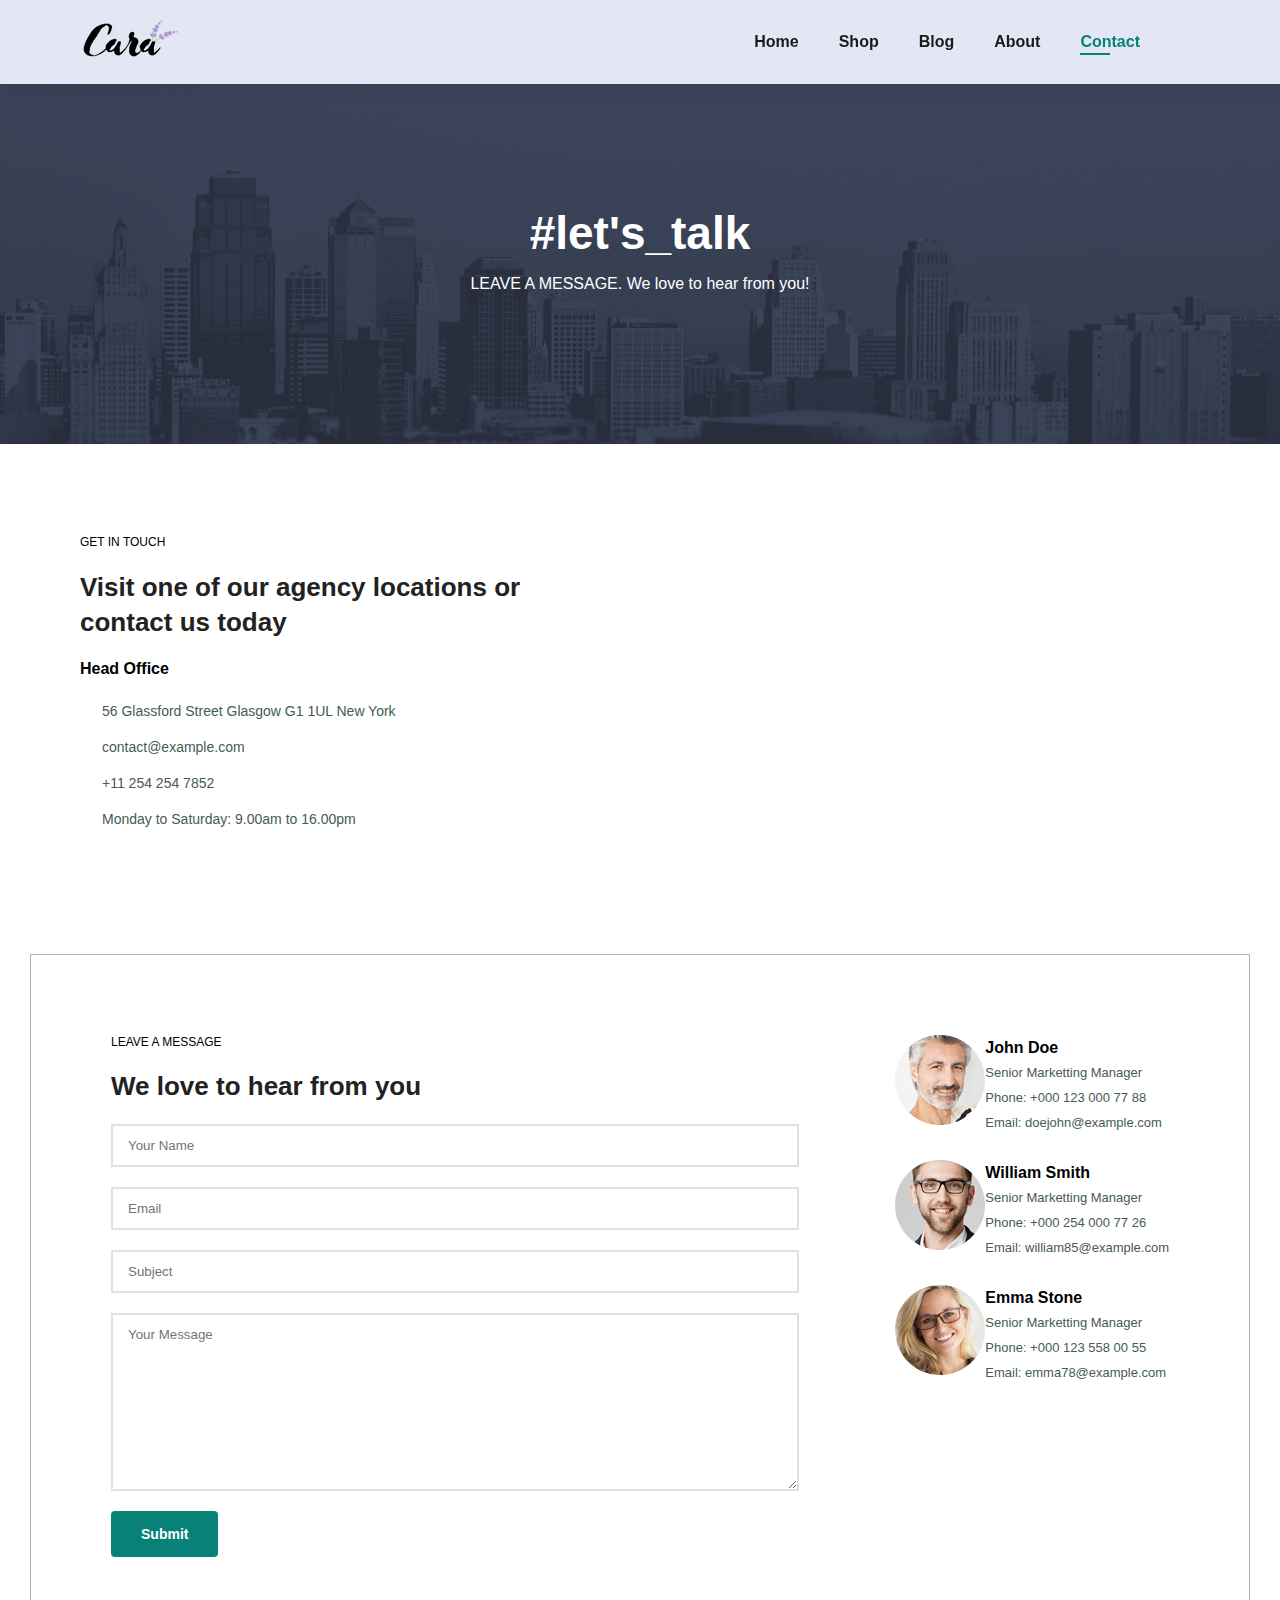
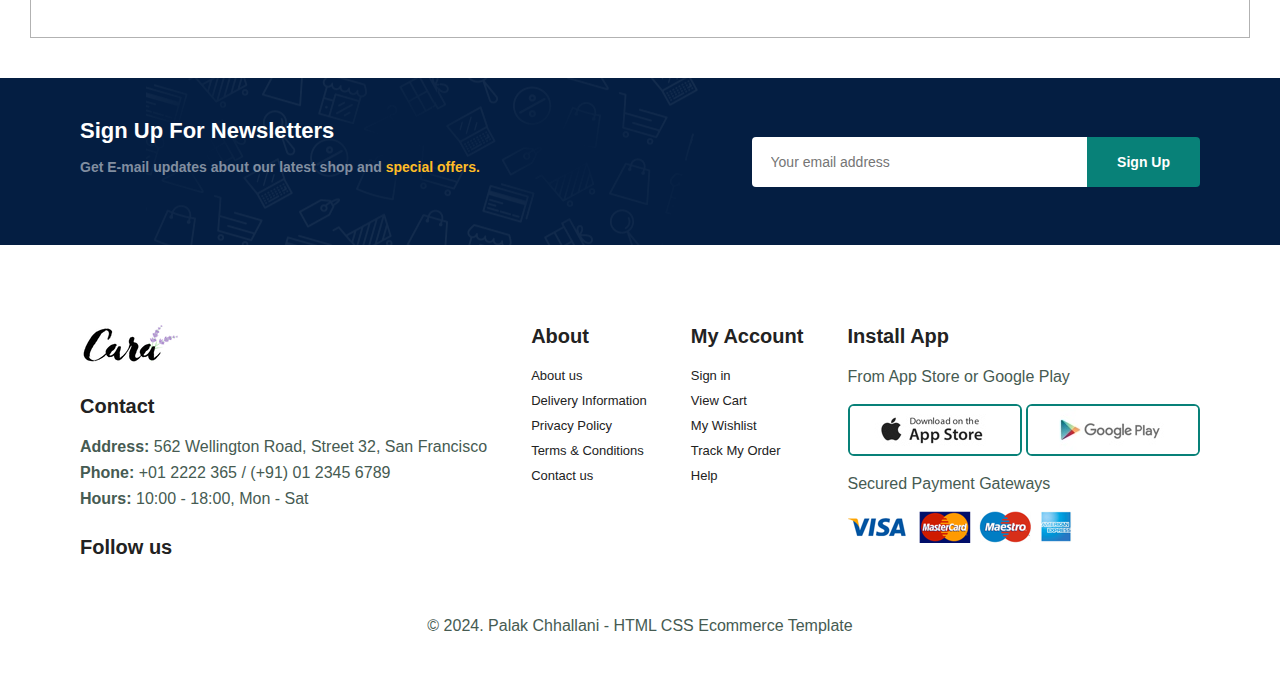
<file: contact.html>
<!DOCTYPE html>
<html lang="en">
<head>
    <meta charset="UTF-8">
    <meta name="viewport" content="width=device-width, initial-scale=1.0">
    <title>Ecommerce Website</title>
    <!-- <link rel="stylesheet" href="https://use.fontawesome.com/releases/v5.15.4/css/all.css" /> -->
    <link rel="stylesheet" href="https://cdnjs.cloudflare.com/ajax/libs/font-awesome/6.7.1/css/all.min.css" integrity="sha512-5Hs3dF2AEPkpNAR7UiOHba+lRSJNeM2ECkwxUIxC1Q/FLycGTbNapWXB4tP889k5T5Ju8fs4b1P5z/iB4nMfSQ==" crossorigin="anonymous" referrerpolicy="no-referrer" />
    <link rel="stylesheet" href="style.css">
    <link rel="preconnect" href="https://fonts.googleapis.com">
    <link rel="preconnect" href="https://fonts.gstatic.com" crossorigin>
    <link href="https://fonts.googleapis.com/css2?family=League+Spartan:wght@100..900&display=swap" rel="stylesheet">
</head>
<body>

    <section id="header">
        <a href="#"><img src="img/logo.png" class="logo" alt=""></a>

        <div>
            <ul id="navbar">
                <li><a href="index.html">Home</a></li>
                <li><a href="shop.html">Shop</a></li>
                <li><a href="blog.html">Blog</a></li>
                <li><a href="about.html">About</a></li>
                <li><a class="active" href="contact.html">Contact </a></li>
                <li id="lg-bag"><a href="cart.html"><i class="fa-solid fa-bag-shopping"></i></a></li>
                <a href="#" id="close"><i class="fa -solid fa-xmark"></i></a>
            </ul>
        </div>

        <div id="mobile">
            <a href="cart.html"><i class="fa-solid fa-bag-shopping"></i></a>
            <i id="bar" class="fas fa-outdent"></i>
        </div>

    </section>

    <section id="page-header" class="about-header">
        <h2>#let's_talk</h2>
        <p>LEAVE A MESSAGE. We love to hear from you! </p>
    </section>

    <section id="contact-details" class="section-p1">
        <div class="details">
            <span>GET IN TOUCH</span>
            <h2>Visit one of our agency locations or contact us today</h2>
            <h3>Head Office</h3>
            <div>
                <li>
                    <i class="fa-regular fa-map"></i>
                    <p>56 Glassford Street Glasgow G1 1UL New York</p>
                </li>
                <li>
                    <i class="fa-regular fa-envelope"></i>
                    <p>contact@example.com</p>
                </li>
                <li>
                    <i class="fa-solid fa-phone"></i>
                    <p>+11 254 254 7852</p>
                </li>
                <li>
                    <i class="fa-regular fa-clock"></i>
                    <p>Monday to Saturday: 9.00am to 16.00pm</p>
                </li>
            </div>
        </div>

        <div class="map">
            <iframe src="https://www.google.com/maps/embed?pb=!1m18!1m12!1m3!1d9780.37231385337!2d0.09411358715820319!3d52.205356000000016!2m3!1f0!2f0!3f0!3m2!1i1024!2i768!4f13.1!3m3!1m2!1s0x47d8774ed42712a9%3A0x21ca80abf36db5bb!2sUniversity%20of%20Cambridge!5e0!3m2!1sen!2sin!4v1735116804491!5m2!1sen!2sin" width="600" height="450" style="border:0;" allowfullscreen="" loading="lazy" referrerpolicy="no-referrer-when-downgrade"></iframe>
        </div>
    </section>

    <section id="form-details">
        <form action="">
            <span>LEAVE A MESSAGE</span>
            <h2>We love to hear from you</h2>
            <input type="text" placeholder="Your Name">
            <input type="text" placeholder="Email">
            <input type="text" placeholder="Subject">
            <textarea name="" id="" col="30" rows="10" placeholder="Your Message"></textarea>
            <button class="normal">Submit</button>
        </form>

        <div class="people">
            <div>
                <img src="img/people/1.png" alt="">
                <p><span>John Doe</span> Senior Marketting Manager <br> Phone: +000 123 000 77 88 <br>Email: doejohn@example.com</p>
            </div>
            <div>
                <img src="img/people/2.png" alt="">
                <p><span>William Smith</span> Senior Marketting Manager <br> Phone: +000 254 000 77 26 <br>Email: william85@example.com</p>
            </div>
            <div>
                <img src="img/people/3 (1).png" alt="">
                <p><span>Emma Stone</span> Senior Marketting Manager <br> Phone: +000 123 558 00 55 <br>Email: emma78@example.com</p>
            </div>
        </div>
    </section>

    <section id="newsletter" class="section-p1 section-m1">

        <div class="newstext">
            <h4>Sign Up For Newsletters</h4>
            <p>Get E-mail updates about our latest shop and  <span>special offers.</span></p>
        </div>

        <div class="form">
            <input type="text" placeholder="Your email address">
            <button class="normal">Sign Up</button>
        </div>
    </section>

    <footer class="section-p1">

        <div class="col">
            <img class="logo" src="img/logo.png" alt="">
            <h4>Contact</h4>
            <p><strong>Address:</strong> 562 Wellington Road, Street 32, San Francisco</p>
            <p><strong>Phone:</strong> +01 2222 365 / (+91) 01 2345 6789 </p>
            <p><strong>Hours:</strong> 10:00 - 18:00, Mon - Sat</p>
            <div class="follow">
                <h4>Follow us</h4>
                <div class="icon">
                    <i class="fab fa-facebook-f"></i>
                    <i class="fab fa-twitter"></i>
                    <i class="fab fa-instagram"></i>
                    <i class="fab fa-pinterest-p"></i>
                    <i class="fab fa-youtube"></i>
                </div>
            </div>
        </div>

        <div class="col">
            <h4>About</h4>
            <a href="#">About us</a>
            <a href="#">Delivery Information</a>
            <a href="#">Privacy Policy  </a>
            <a href="#">Terms & Conditions</a>
            <a href="#">Contact us</a>
        </div>

        <div class="col">
            <h4>My Account</h4>
            <a href="#">Sign in</a>
            <a href="#">View Cart</a>
            <a href="#">My Wishlist</a>
            <a href="#">Track My Order</a>
            <a href="#">Help</a>
        </div>


        <div class="col install">
            <h4>Install App</h4>
            <p>From App Store or Google Play</p>
            <div class="row">
                <img src="img/pay/app.jpg" alt="">
                <img src="img/pay/play.jpg" alt="">
            </div>
            <p>Secured Payment Gateways</p>
            <img src="img/pay/pay.png" alt="">
        </div>

       

        <div class="copyright">
            <p> © 2024. Palak Chhallani - HTML CSS Ecommerce Template </p>
        </div>
    </footer>

    <script src="script.js"></script>
</body>
</html>
</file>
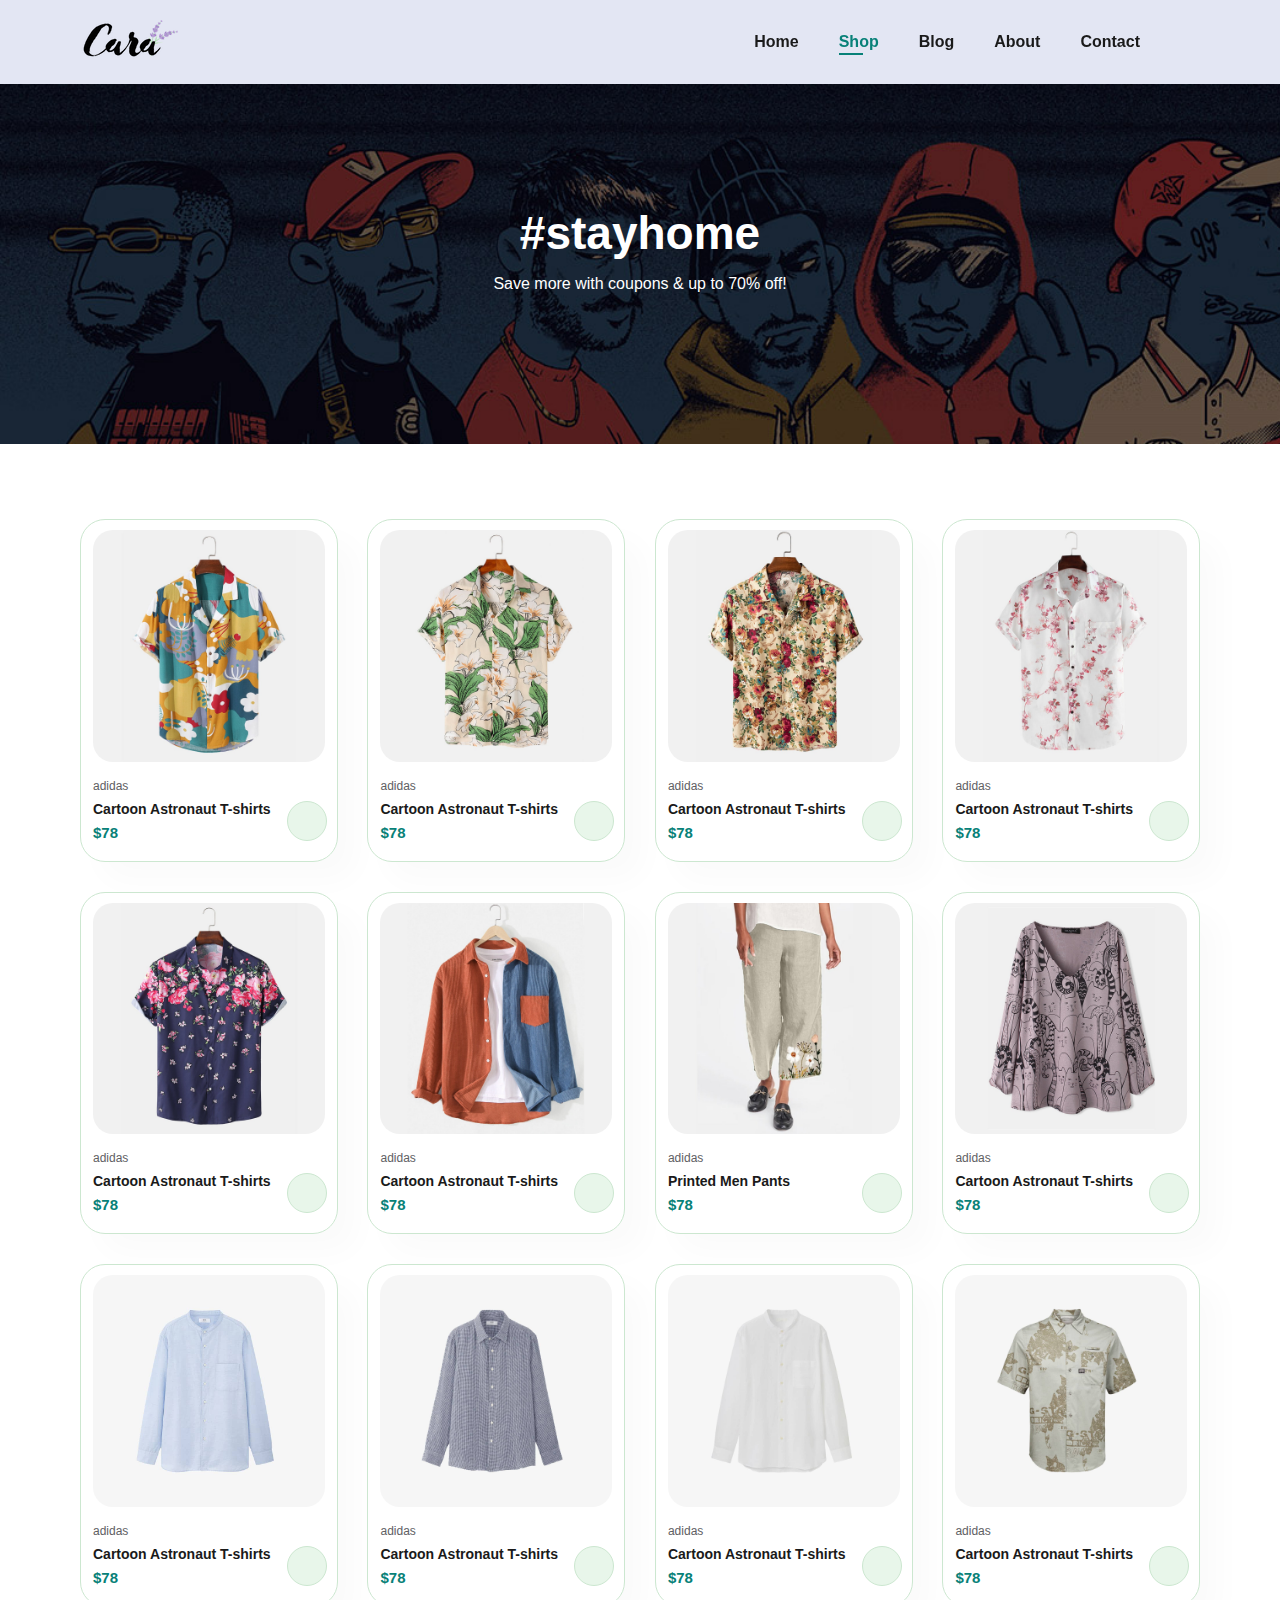
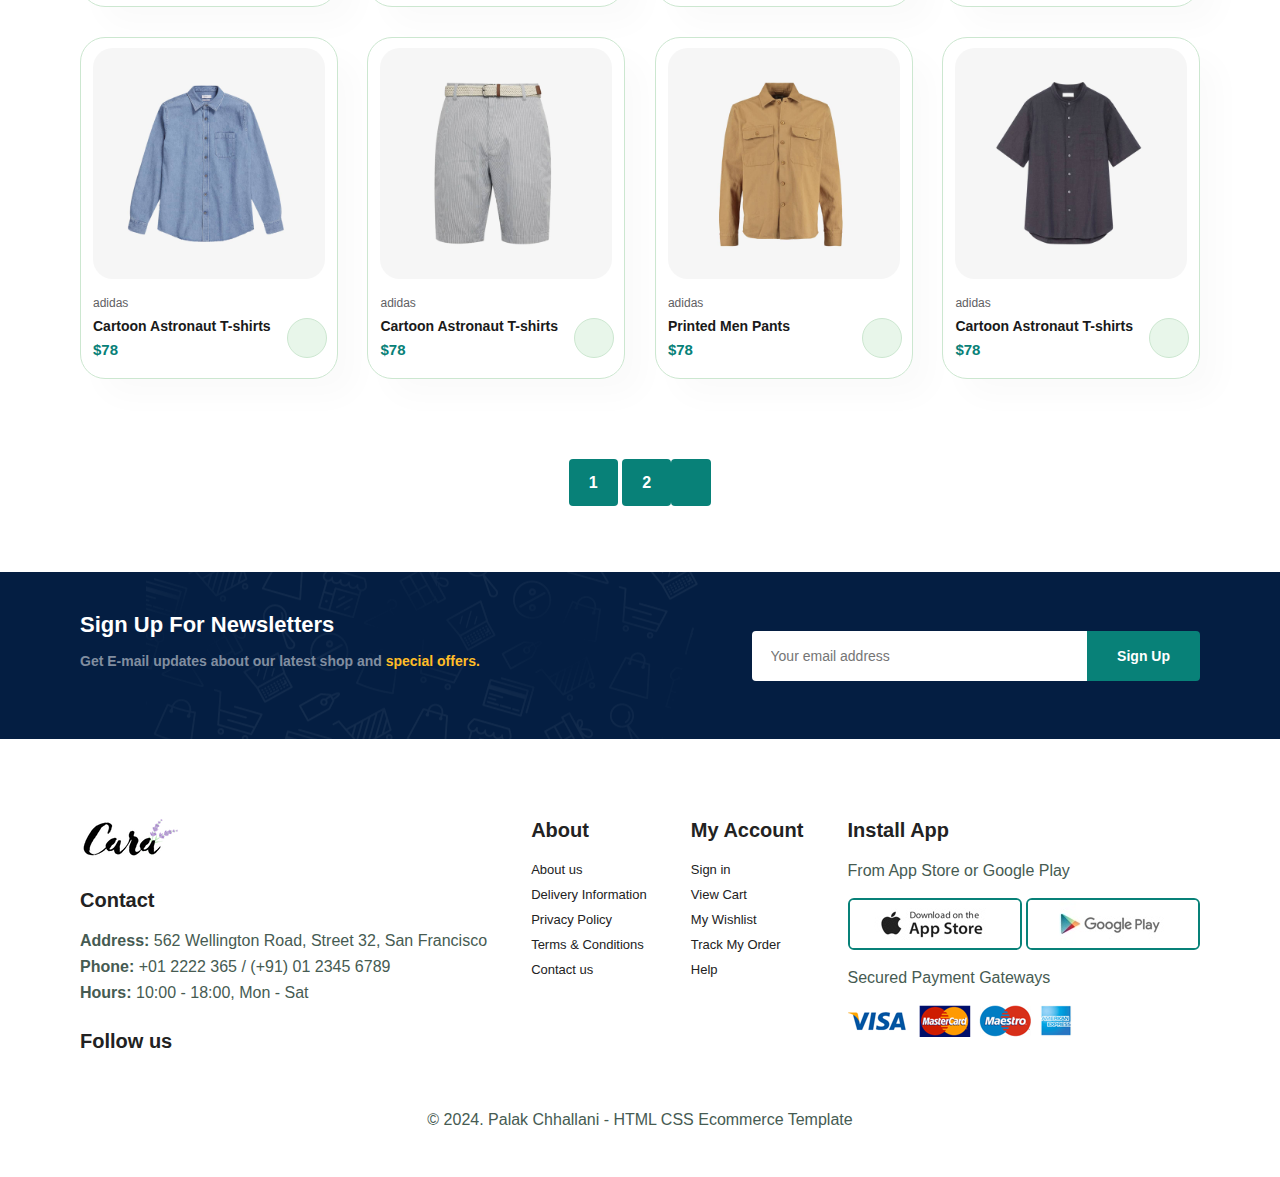
<file: shop.html>
<!DOCTYPE html>
<html lang="en">
<head>
    <meta charset="UTF-8">
    <meta name="viewport" content="width=device-width, initial-scale=1.0">
    <title>Ecommerce Website</title>
    <!-- <link rel="stylesheet" href="https://use.fontawesome.com/releases/v5.15.4/css/all.css" /> -->
    <link rel="stylesheet" href="https://cdnjs.cloudflare.com/ajax/libs/font-awesome/6.7.1/css/all.min.css" integrity="sha512-5Hs3dF2AEPkpNAR7UiOHba+lRSJNeM2ECkwxUIxC1Q/FLycGTbNapWXB4tP889k5T5Ju8fs4b1P5z/iB4nMfSQ==" crossorigin="anonymous" referrerpolicy="no-referrer" />
    <link rel="stylesheet" href="style.css">
    <link rel="preconnect" href="https://fonts.googleapis.com">
    <link rel="preconnect" href="https://fonts.gstatic.com" crossorigin>
    <link href="https://fonts.googleapis.com/css2?family=League+Spartan:wght@100..900&display=swap" rel="stylesheet">
</head>
<body>

    <section id="header">
        <a href="#"><img src="img/logo.png" class="logo" alt=""></a>

        <div>
            <ul id="navbar">
                <li><a href="index.html">Home</a></li>
                <li><a class="active" href="shop.html">Shop</a></li>
                <li><a href="blog.html">Blog</a></li>
                <li><a href="about.html">About</a></li>
                <li><a href="contact.html">Contact </a></li>
                <li id="lg-bag"><a href="cart.html"><i class="fa-solid fa-bag-shopping"></i></a></li>
                <a href="#" id="close"><i class="fa -solid fa-xmark"></i></a>
            </ul>
        </div>

        <div id="mobile">
            <a href="cart.html"><i class="fa-solid fa-bag-shopping"></i></a>
            <i id="bar" class="fas fa-outdent"></i>
        </div>

    </section>

    <section id="page-header">
        <h2>#stayhome</h2>
        <p>Save more with coupons & up to 70% off! </p>
    </section>

    <section id="product1" class="section-p1">
        <div class="pro-container">

            <div class="pro" onclick="window.location.href='sproduct.html';">
                <img src="img/products/f1.jpg" alt="">
                <div class="des">
                    <span>adidas</span>
                    <h5>Cartoon Astronaut T-shirts</h5>
                    <div class="star">
                        <i class="fas fa-star"></i>
                        <i class="fas fa-star"></i>
                        <i class="fas fa-star"></i>
                        <i class="fas fa-star"></i>
                        <i class="fas fa-star"></i>
                    </div>
                    <h4>$78</h4>
                </div>
                <a href="#"><i class="fa-solid fa-cart-shopping cart"></i></a>
            </div>

            <div class="pro">
                <img src="img/products/f2.jpg" alt="">
                <div class="des">
                    <span>adidas</span>
                    <h5>Cartoon Astronaut T-shirts</h5>
                    <div class="star">
                        <i class="fas fa-star"></i>
                        <i class="fas fa-star"></i>
                        <i class="fas fa-star"></i>
                        <i class="fas fa-star"></i>
                        <i class="fas fa-star"></i>
                    </div>
                    <h4>$78</h4>
                </div>
                <a href="#"><i class="fa-solid fa-cart-shopping cart"></i></a>
            </div>

            <div class="pro">
                <img src="img/products/f3.jpg" alt="">
                <div class="des">
                    <span>adidas</span>
                    <h5>Cartoon Astronaut T-shirts</h5>
                    <div class="star">
                        <i class="fas fa-star"></i>
                        <i class="fas fa-star"></i>
                        <i class="fas fa-star"></i>
                        <i class="fas fa-star"></i>
                        <i class="fas fa-star"></i>
                    </div>
                    <h4>$78</h4>
                </div>
                <a href="#"><i class="fa-solid fa-cart-shopping cart"></i></a>
            </div>

            <div class="pro">
                <img src="img/products/f4.jpg" alt="">
                <div class="des">
                    <span>adidas</span>
                    <h5>Cartoon Astronaut T-shirts</h5>
                    <div class="star">
                        <i class="fas fa-star"></i>
                        <i class="fas fa-star"></i>
                        <i class="fas fa-star"></i>
                        <i class="fas fa-star"></i>
                        <i class="fas fa-star"></i>
                    </div>
                    <h4>$78</h4>
                </div>
                <a href="#"><i class="fa-solid fa-cart-shopping cart"></i></a>
            </div>

            <div class="pro">
                <img src="img/products/f5.jpg" alt="">
                <div class="des">
                    <span>adidas</span>
                    <h5>Cartoon Astronaut T-shirts</h5>
                    <div class="star">
                        <i class="fas fa-star"></i>
                        <i class="fas fa-star"></i>
                        <i class="fas fa-star"></i>
                        <i class="fas fa-star"></i>
                        <i class="fas fa-star"></i>
                    </div>
                    <h4>$78</h4>
                </div>
                <a href="#"><i class="fa-solid fa-cart-shopping cart"></i></a>
            </div>

            <div class="pro">
                <img src="img/products/f6.jpg" alt="">
                <div class="des">
                    <span>adidas</span>
                    <h5>Cartoon Astronaut T-shirts</h5>
                    <div class="star">
                        <i class="fas fa-star"></i>
                        <i class="fas fa-star"></i>
                        <i class="fas fa-star"></i>
                        <i class="fas fa-star"></i>
                        <i class="fas fa-star"></i>
                    </div>
                    <h4>$78</h4>
                </div>
                <a href="#"><i class="fa-solid fa-cart-shopping cart"></i></a>
            </div>

            <div class="pro">
                <img src="img/products/f7.jpg" alt="">
                <div class="des">
                    <span>adidas</span>
                    <h5>Printed Men Pants</h5>
                    <div class="star">
                        <i class="fas fa-star"></i>
                        <i class="fas fa-star"></i>
                        <i class="fas fa-star"></i>
                        <i class="fas fa-star"></i>
                        <i class="fas fa-star"></i>
                    </div>
                    <h4>$78</h4>
                </div>
                <a href="#"><i class="fa-solid fa-cart-shopping cart"></i></a>
            </div>

            <div class="pro">
                <img src="img/products/f8.jpg" alt="">
                <div class="des">
                    <span>adidas</span>
                    <h5>Cartoon Astronaut T-shirts</h5>
                    <div class="star">
                        <i class="fas fa-star"></i>
                        <i class="fas fa-star"></i>
                        <i class="fas fa-star"></i>
                        <i class="fas fa-star"></i>
                        <i class="fas fa-star"></i>
                    </div>
                    <h4>$78</h4>
                </div>
                <a href="#"><i class="fa-solid fa-cart-shopping cart"></i></a>
            </div>

            <div class="pro">
                <img src="img/products/n1.jpg" alt="">
                <div class="des">
                    <span>adidas</span>
                    <h5>Cartoon Astronaut T-shirts</h5>
                    <div class="star">
                        <i class="fas fa-star"></i>
                        <i class="fas fa-star"></i>
                        <i class="fas fa-star"></i>
                        <i class="fas fa-star"></i>
                        <i class="fas fa-star"></i>
                    </div>
                    <h4>$78</h4>
                </div>
                <a href="#"><i class="fa-solid fa-cart-shopping cart"></i></a>
            </div>

            <div class="pro">
                <img src="img/products/n2.jpg" alt="">
                <div class="des">
                    <span>adidas</span>
                    <h5>Cartoon Astronaut T-shirts</h5>
                    <div class="star">
                        <i class="fas fa-star"></i>
                        <i class="fas fa-star"></i>
                        <i class="fas fa-star"></i>
                        <i class="fas fa-star"></i>
                        <i class="fas fa-star"></i>
                    </div>
                    <h4>$78</h4>
                </div>
                <a href="#"><i class="fa-solid fa-cart-shopping cart"></i></a>
            </div>

            <div class="pro">
                <img src="img/products/n3.jpg" alt="">
                <div class="des">
                    <span>adidas</span>
                    <h5>Cartoon Astronaut T-shirts</h5>
                    <div class="star">
                        <i class="fas fa-star"></i>
                        <i class="fas fa-star"></i>
                        <i class="fas fa-star"></i>
                        <i class="fas fa-star"></i>
                        <i class="fas fa-star"></i>
                    </div>
                    <h4>$78</h4>
                </div>
                <a href="#"><i class="fa-solid fa-cart-shopping cart"></i></a>
            </div>

            <div class="pro">
                <img src="img/products/n4.jpg" alt="">
                <div class="des">
                    <span>adidas</span>
                    <h5>Cartoon Astronaut T-shirts</h5>
                    <div class="star">
                        <i class="fas fa-star"></i>
                        <i class="fas fa-star"></i>
                        <i class="fas fa-star"></i>
                        <i class="fas fa-star"></i>
                        <i class="fas fa-star"></i>
                    </div>
                    <h4>$78</h4>
                </div>
                <a href="#"><i class="fa-solid fa-cart-shopping cart"></i></a>
            </div>

            <div class="pro">
                <img src="img/products/n5.jpg" alt="">
                <div class="des">
                    <span>adidas</span>
                    <h5>Cartoon Astronaut T-shirts</h5>
                    <div class="star">
                        <i class="fas fa-star"></i>
                        <i class="fas fa-star"></i>
                        <i class="fas fa-star"></i>
                        <i class="fas fa-star"></i>
                        <i class="fas fa-star"></i>
                    </div>
                    <h4>$78</h4>
                </div>
                <a href="#"><i class="fa-solid fa-cart-shopping cart"></i></a>
            </div>

            <div class="pro">
                <img src="img/products/n6.jpg" alt="">
                <div class="des">
                    <span>adidas</span>
                    <h5>Cartoon Astronaut T-shirts</h5>
                    <div class="star">
                        <i class="fas fa-star"></i>
                        <i class="fas fa-star"></i>
                        <i class="fas fa-star"></i>
                        <i class="fas fa-star"></i>
                        <i class="fas fa-star"></i>
                    </div>
                    <h4>$78</h4>
                </div>
                <a href="#"><i class="fa-solid fa-cart-shopping cart"></i></a>
            </div>

            <div class="pro">
                <img src="img/products/n7.jpg" alt="">
                <div class="des">
                    <span>adidas</span>
                    <h5>Printed Men Pants</h5>
                    <div class="star">
                        <i class="fas fa-star"></i>
                        <i class="fas fa-star"></i>
                        <i class="fas fa-star"></i>
                        <i class="fas fa-star"></i>
                        <i class="fas fa-star"></i>
                    </div>
                    <h4>$78</h4>
                </div>
                <a href="#"><i class="fa-solid fa-cart-shopping cart"></i></a>
            </div>

            <div class="pro">
                <img src="img/products/n8.jpg" alt="">
                <div class="des">
                    <span>adidas</span>
                    <h5>Cartoon Astronaut T-shirts</h5>
                    <div class="star">
                        <i class="fas fa-star"></i>
                        <i class="fas fa-star"></i>
                        <i class="fas fa-star"></i>
                        <i class="fas fa-star"></i>
                        <i class="fas fa-star"></i>
                    </div>
                    <h4>$78</h4>
                </div>
                <a href="#"><i class="fa-solid fa-cart-shopping cart"></i></a>
            </div>

            
            
        </div>
    </section>

    <section id="pagination" class="section-p1">
        <a href="#">1</a>
        <a href="#">2</a>
        <a href="#"><i class="fa-solid fa-arrow-right-long"></i></a>
    </section>

    <section id="newsletter" class="section-p1 section-m1">

        <div class="newstext">
            <h4>Sign Up For Newsletters</h4>
            <p>Get E-mail updates about our latest shop and  <span>special offers.</span></p>
        </div>

        <div class="form">
            <input type="text" placeholder="Your email address">
            <button class="normal">Sign Up</button>
        </div>
    </section>

    <footer class="section-p1">

        <div class="col">
            <img class="logo" src="img/logo.png" alt="">
            <h4>Contact</h4>
            <p><strong>Address:</strong> 562 Wellington Road, Street 32, San Francisco</p>
            <p><strong>Phone:</strong> +01 2222 365 / (+91) 01 2345 6789 </p>
            <p><strong>Hours:</strong> 10:00 - 18:00, Mon - Sat</p>
            <div class="follow">
                <h4>Follow us</h4>
                <div class="icon">
                    <i class="fab fa-facebook-f"></i>
                    <i class="fab fa-twitter"></i>
                    <i class="fab fa-instagram"></i>
                    <i class="fab fa-pinterest-p"></i>
                    <i class="fab fa-youtube"></i>
                </div>
            </div>
        </div>

        <div class="col">
            <h4>About</h4>
            <a href="#">About us</a>
            <a href="#">Delivery Information</a>
            <a href="#">Privacy Policy  </a>
            <a href="#">Terms & Conditions</a>
            <a href="#">Contact us</a>
        </div>

        <div class="col">
            <h4>My Account</h4>
            <a href="#">Sign in</a>
            <a href="#">View Cart</a>
            <a href="#">My Wishlist</a>
            <a href="#">Track My Order</a>
            <a href="#">Help</a>
        </div>


        <div class="col install">
            <h4>Install App</h4>
            <p>From App Store or Google Play</p>
            <div class="row">
                <img src="img/pay/app.jpg" alt="">
                <img src="img/pay/play.jpg" alt="">
            </div>
            <p>Secured Payment Gateways</p>
            <img src="img/pay/pay.png" alt="">
        </div>

       

        <div class="copyright">
            <p> © 2024. Palak Chhallani - HTML CSS Ecommerce Template </p>
        </div>
    </footer>

    <script src="script.js"></script>
</body>
</html>
</file>
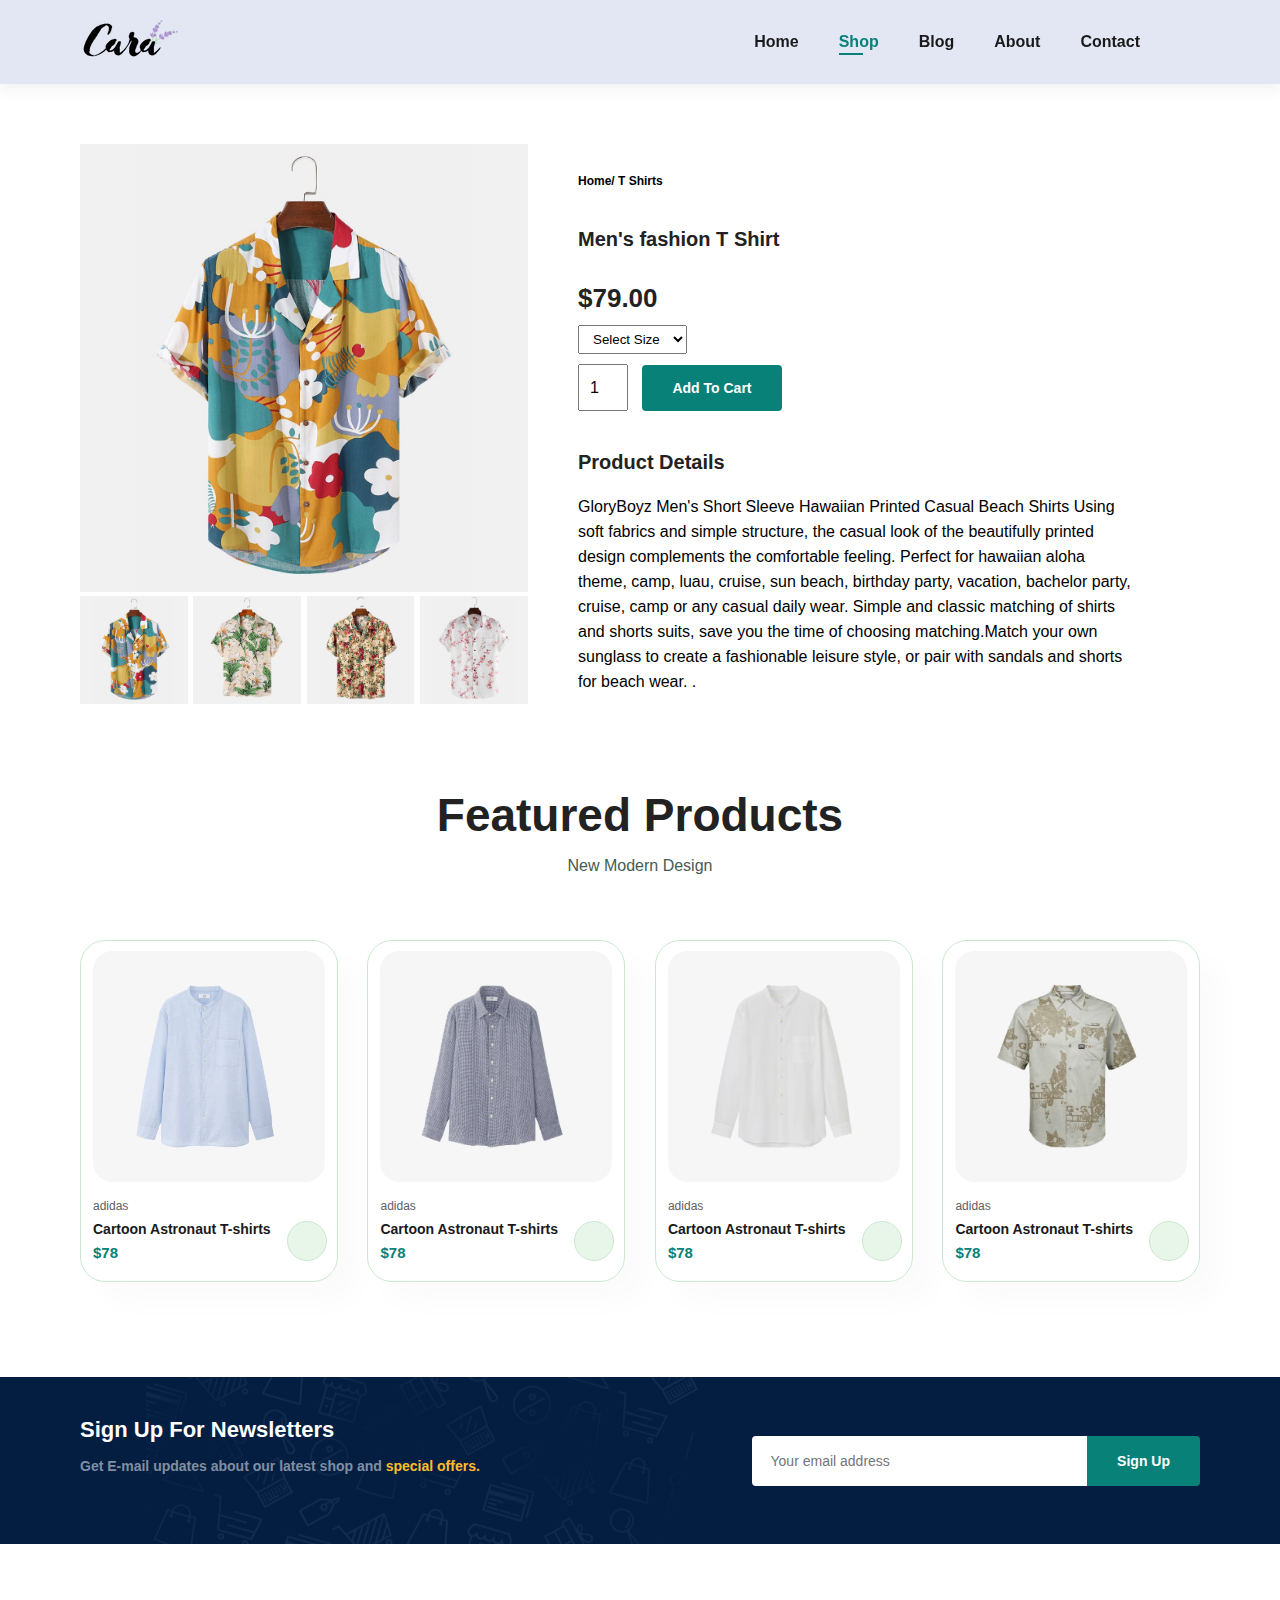
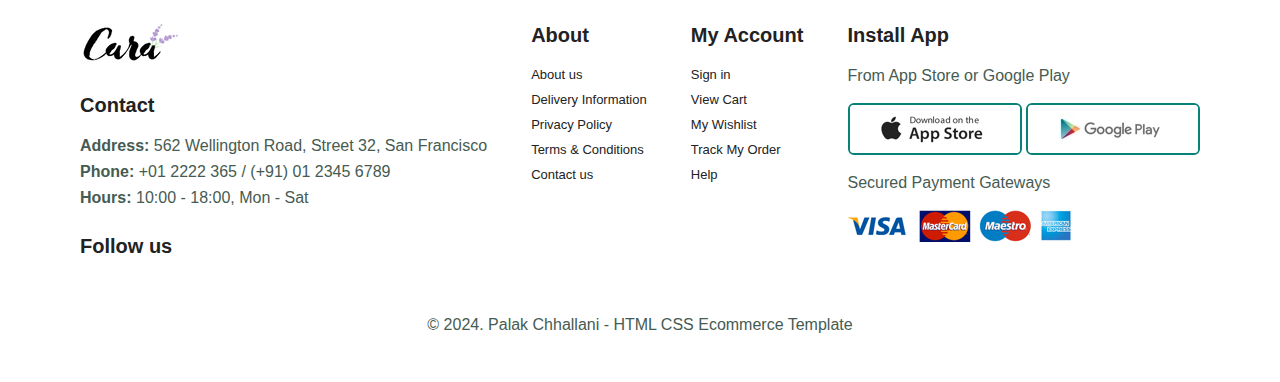
<file: sproduct.html>
<!DOCTYPE html>
<html lang="en">
<head>
    <meta charset="UTF-8">
    <meta name="viewport" content="width=device-width, initial-scale=1.0">
    <title>Ecommerce Website</title>
    <!-- <link rel="stylesheet" href="https://use.fontawesome.com/releases/v5.15.4/css/all.css" /> -->
    <link rel="stylesheet" href="https://cdnjs.cloudflare.com/ajax/libs/font-awesome/6.7.1/css/all.min.css" integrity="sha512-5Hs3dF2AEPkpNAR7UiOHba+lRSJNeM2ECkwxUIxC1Q/FLycGTbNapWXB4tP889k5T5Ju8fs4b1P5z/iB4nMfSQ==" crossorigin="anonymous" referrerpolicy="no-referrer" />
    <link rel="stylesheet" href="style.css">
    <link rel="preconnect" href="https://fonts.googleapis.com">
    <link rel="preconnect" href="https://fonts.gstatic.com" crossorigin>
    <link href="https://fonts.googleapis.com/css2?family=League+Spartan:wght@100..900&display=swap" rel="stylesheet">
</head>
<body>

    <section id="header">
        <a href="#"><img src="img/logo.png" class="logo" alt=""></a>

        <div>
            <ul id="navbar">
                <li><a href="index.html">Home</a></li>
                <li><a class="active" href="shop.html">Shop</a></li>
                <li><a href="blog.html">Blog</a></li>
                <li><a href="about.html">About</a></li>
                <li><a href="contact.html">Contact </a></li>
                <li id="lg-bag"><a href="cart.html"><i class="fa-solid fa-bag-shopping"></i></a></li>
                <a href="#" id="close"><i class="fa -solid fa-xmark"></i></a>
            </ul>
        </div>

        <div id="mobile">
            <a href="cart.html"><i class="fa-solid fa-bag-shopping"></i></a>
            <i id="bar" class="fas fa-outdent"></i>
        </div>

    </section>

    <section id="prodetails" class="section-p1">
        <div class="single-pro-image">
            <img src="img/products/f1.jpg" width="100%" id="MainImg" alt="">
            <div class="small-img-group">
                <div class="small-img-col">
                    <img src="img/products/f1.jpg" width="100%" class="small-img" alt="">
                </div>
                <div class="small-img-col">
                    <img src="img/products/f2.jpg" width="100%" class="small-img" alt="">
                </div>
                <div class="small-img-col">
                    <img src="img/products/f3.jpg" width="100%" class="small-img" alt="">
                </div>
                <div class="small-img-col">
                    <img src="img/products/f4.jpg" width="100%" class="small-img" alt="">
                </div>
            </div>
        </div>

        <div class="single-pro-details">
            <h6>Home/ T Shirts </h6>
            <h4>Men's fashion T Shirt</h4>
            <h2>$79.00</h2>
            <select>
                <option>Select Size</option>
                <option>Small</option>
                <option>Large</option>
                <option>XL</option>
                <option>XL</option>
            </select>
            <input type="number" value="1">
            <button class="normal ">Add To Cart</button>
            <h4>Product Details</h4>
            <span>GloryBoyz Men's Short Sleeve Hawaiian Printed Casual Beach Shirts Using soft fabrics and simple structure, the casual look of the beautifully printed design complements the comfortable feeling. Perfect for hawaiian aloha theme, camp, luau, cruise, sun beach, birthday party, vacation, bachelor party, cruise, camp or any casual daily wear. Simple and classic matching of shirts and shorts suits, save you the time of choosing matching.Match your own sunglass to create a fashionable leisure style, or pair with sandals and shorts for beach wear. . </span>
        </div>
    </section>

    <section id="product1" class="section-p1">
        <h2>Featured Products</h2>
        <p>New Modern Design</p>
        <div class="pro-container">

            <div class="pro">
                <img src="img/products/n1.jpg" alt="">
                <div class="des">
                    <span>adidas</span>
                    <h5>Cartoon Astronaut T-shirts</h5>
                    <div class="star">
                        <i class="fas fa-star"></i>
                        <i class="fas fa-star"></i>
                        <i class="fas fa-star"></i>
                        <i class="fas fa-star"></i>
                        <i class="fas fa-star"></i>
                    </div>
                    <h4>$78</h4>
                </div>
                <a href="#"><i class="fa-solid fa-cart-shopping cart"></i></a>
            </div>

            <div class="pro">
                <img src="img/products/n2.jpg" alt="">
                <div class="des">
                    <span>adidas</span>
                    <h5>Cartoon Astronaut T-shirts</h5>
                    <div class="star">
                        <i class="fas fa-star"></i>
                        <i class="fas fa-star"></i>
                        <i class="fas fa-star"></i>
                        <i class="fas fa-star"></i>
                        <i class="fas fa-star"></i>
                    </div>
                    <h4>$78</h4>
                </div>
                <a href="#"><i class="fa-solid fa-cart-shopping cart"></i></a>
            </div>

            <div class="pro">
                <img src="img/products/n3.jpg" alt="">
                <div class="des">
                    <span>adidas</span>
                    <h5>Cartoon Astronaut T-shirts</h5>
                    <div class="star">
                        <i class="fas fa-star"></i>
                        <i class="fas fa-star"></i>
                        <i class="fas fa-star"></i>
                        <i class="fas fa-star"></i>
                        <i class="fas fa-star"></i>
                    </div>
                    <h4>$78</h4>
                </div>
                <a href="#"><i class="fa-solid fa-cart-shopping cart"></i></a>
            </div>

            <div class="pro">
                <img src="img/products/n4.jpg" alt="">
                <div class="des">
                    <span>adidas</span>
                    <h5>Cartoon Astronaut T-shirts</h5>
                    <div class="star">
                        <i class="fas fa-star"></i>
                        <i class="fas fa-star"></i>
                        <i class="fas fa-star"></i>
                        <i class="fas fa-star"></i>
                        <i class="fas fa-star"></i>
                    </div>
                    <h4>$78</h4>
                </div>
                <a href="#"><i class="fa-solid fa-cart-shopping cart"></i></a>
            </div>


        </div>
    </section>

    <section id="newsletter" class="section-p1 section-m1">

        <div class="newstext">
            <h4>Sign Up For Newsletters</h4>
            <p>Get E-mail updates about our latest shop and  <span>special offers.</span></p>
        </div>

        <div class="form">
            <input type="text" placeholder="Your email address">
            <button class="normal">Sign Up</button>
        </div>
    </section>

    <footer class="section-p1">

        <div class="col">
            <img class="logo" src="img/logo.png" alt="">
            <h4>Contact</h4>
            <p><strong>Address:</strong> 562 Wellington Road, Street 32, San Francisco</p>
            <p><strong>Phone:</strong> +01 2222 365 / (+91) 01 2345 6789 </p>
            <p><strong>Hours:</strong> 10:00 - 18:00, Mon - Sat</p>
            <div class="follow">
                <h4>Follow us</h4>
                <div class="icon">
                    <i class="fab fa-facebook-f"></i>
                    <i class="fab fa-twitter"></i>
                    <i class="fab fa-instagram"></i>
                    <i class="fab fa-pinterest-p"></i>
                    <i class="fab fa-youtube"></i>
                </div>
            </div>
        </div>

        <div class="col">
            <h4>About</h4>
            <a href="#">About us</a>
            <a href="#">Delivery Information</a>
            <a href="#">Privacy Policy  </a>
            <a href="#">Terms & Conditions</a>
            <a href="#">Contact us</a>
        </div>

        <div class="col">
            <h4>My Account</h4>
            <a href="#">Sign in</a>
            <a href="#">View Cart</a>
            <a href="#">My Wishlist</a>
            <a href="#">Track My Order</a>
            <a href="#">Help</a>
        </div>


        <div class="col install">
            <h4>Install App</h4>
            <p>From App Store or Google Play</p>
            <div class="row">
                <img src="img/pay/app.jpg" alt="">
                <img src="img/pay/play.jpg" alt="">
            </div>
            <p>Secured Payment Gateways</p>
            <img src="img/pay/pay.png" alt="">
        </div>

       

        <div class="copyright">
            <p> © 2024. Palak Chhallani - HTML CSS Ecommerce Template </p>
        </div>
    </footer>

    <script>
        var MainImg = document.getElementById("MainImg")
        var smallimg = document.getElementsByClassName("small-img");

        smallimg[0].onclick =  function(){
            MainImg.src = smallimg[0].src;
        }

        smallimg[1].onclick =  function(){
            MainImg.src = smallimg[1].src;
        }

        smallimg[2].onclick =  function(){
            MainImg.src = smallimg[2].src;
        }

        smallimg[3].onclick =  function(){
            MainImg.src = smallimg[3].src;
        }

    </script>

    <script src="script.js"></script>
</body>
</html>
</file>
<file: style.css>
/* // <uniquifier>: Use a unique and descriptive class name
// <weight>: Use a value from 100 to 900

.league-spartan-<uniquifier> {
  font-family: "League Spartan", sans-serif;
  font-optical-sizing: auto;
  font-weight: <weight>;
  font-style: normal;
} */

*{
    margin:0;
    padding:0;
    box-sizing: border-box;
    font-family: 'Spartan', sans-serif ; /*Sets 'Spartan' as the primary font for all text, with a fallback to any sans-serif font if 'Spartan' is unavailable.*/
}

h1 {
    font-size: 50px;
    line-height: 64px;
    color: #222;
}

h2 {
    font-size: 46px;
    line-height: 54px;
    color: #222;
}

h4 {
    font-size: 20px;
    color: #222;
}

h6 {
    font-weight: 700;
    font-size:12px;
}

p{
    font-size: 16px;
    color: #465b52;
    margin : 15px 0 30px 0;   /*t r b l */ /* sets vertical margin */
}

.section-p1 {
    padding: 40px 80px; /*{tb , lr}*/ 
}

.section-m1 {
    margin: 40px 0;   /*( tb }*/
}

button.normal{
    font-size: 14px;
    font-weight: 600;
    padding:15px 30px;
    color:#000;
    background-color: #fff;
    border-radius: 4px;
    cursor:pointer;
    border: none;
    outline: none;
    transition: 0.2s;
}

button.white{
    font-size: 13px;
    font-weight: 600;
    padding:11px 18px;
    color:#fff;
    background-color: transparent;
    cursor:pointer;
    border: 1px solid #fff;
    outline: none;
    transition: 0.2s;
}

body{
    width: 100%;
}

/*header start */ 

#header{
    display: flex;
    align-items: center;
    justify-content: space-between;
    padding: 20px 80px;
    background: #E3E6F3;
    box-shadow: 0 5px 15px rgba(0, 0, 0, 0.06);  /* x y radius*/
    z-index: 999;
    position: sticky;
    top:0;
    left:0;
}

#navbar {
    display: flex;
    align-items: center;
    justify-content: center;
}

#navbar li{
    list-style: none;
    padding: 0 20px;
    position: relative;     /*parent tag*/
}
#navbar li a {
    text-decoration: none;
    font-size: 16px;
    font-weight: 600;
    color: #1a1a1a;
    transition: 0.3s ease;
}

#navbar li a:hover, 
#navbar li a.active{
    color:#088178;
}

#navbar li a.active::after,
#navbar li a:hover::after{
    content:"";
    width: 30% ;
    height: 2px;
    background: #088178;
    position: absolute;   /*child tag */
    bottom: -4px;
    left: 20px;
}

#mobile{
    display: none;
    align-items: center;
}

#close{
    display: none;
}

/* Home Page */
#hero{
    background-image: url("img/hero.png");
    height: 90vh;
    width: 100%;
    background-position: top 25% right 0;
    background-size: cover;
    padding: 0 80px;
    display: flex;
    flex-direction: column;
    align-items: flex-start;
    justify-content: center;
}

#hero h4{
    padding-bottom: 15px;
}

#hero h1{
    color:#088178
}

#hero button{
    background-image: url("img/button.png");
    background-color: transparent;
    color:#088178;
    border:0;
    padding: 14px 80px 14px 65px;
    background-repeat: no-repeat;
    cursor: pointer;
    font-weight: 700;
    font-size: 15px;
}

#feature{
    display: flex;
    align-items: center;
    justify-content: space-between;
    flex-wrap: wrap;
}

#feature .fe-box{
    width:180px;
    text-align: center;
    padding: 25px 15px;
    box-shadow: 20px 20px 34px rgba(0, 0, 0, 0.03);
    border : 1px solid #cce7d0;
    border-radius: 4px;
    margin: 15px 0;;
}

#feature .fe-box:hover{
    box-shadow: 10px 10px 54px rgba(70, 62, 221, 0.1);
}

#feature .fe-box img{
    width:100%;
    margin-bottom: 10px;
}

#feature .fe-box h6{
    display: inline-block;
    padding: 9px 8px 6px 8px;
    line-height:1;
    border-radius: 4px;
    color:#088178;
    background-color: #fddde4;
}

#feature .fe-box:nth-child(2) h6{
    background-color: #cdebbc;
}

#feature .fe-box:nth-child(3) h6{
    background-color: #d1e8f2;
}
#feature .fe-box:nth-child(4) h6{
    background-color: #cdd4f8;
}
#feature .fe-box:nth-child(5) h6{
    background-color: #f6dbf6;
}

#feature .fe-box:nth-child(6) h6{
    background-color: #fff2e5;
}

#product1{
    text-align: center;
}

#product1 .pro-container{
    display:flex;
    justify-content: space-between;
    padding-top: 20px;
    flex-wrap: wrap;
}

#product1 .pro{
    width:23%;
    min-width: 250px;
    padding: 10px 12px;
    border: 1px solid #cce7d0;
    border-radius: 25px;
    cursor: pointer;
    box-shadow: 20px 20px 30px rgba(0, 0, 0, 0.02);
    margin: 15px 0;
    transition: 0.2s ease;
    position: relative;
}

#product1 .pro:hover {
    box-shadow: 20px 20px 30px rgba(0, 0, 0, 0.06);
}

#product1 .pro img{
    width:100%;
    border-radius: 20px;
}

#product1 .pro .des{
    text-align: start;
    padding: 10px 0;
}

#product1 .pro .des span{
    color:#606063;
    font-size: 12px;
}

#product1 .pro .des h5{
    padding-top: 7px;
    color:#1a1a1a;
    font-size: 14px;
}

#product1 .pro .des i{
    font-size: 12px;
    color:rgb(243, 181, 25);
}

#product1 .pro .des h4{
    padding-top: 7px;
    font-size: 15px;
    font-weight:700;
    color:#088178;
}

#product1 .pro .cart{
    width: 40px;
    height: 40px;
    line-height: 40px;
    border-radius: 50px;
    background-color: #e8f6ea;
    /* font-weight: 500; */
    color: #088178;
    border: 1px solid #cce7d0;
    position: absolute;
    bottom: 20px;
    right:10px;
}

#banner{
    display: flex;
    flex-direction: column;
    justify-content: center;
    align-items: center;
    text-align: center;
    background-image: url(img/banner/b2.jpg);
    width: 100%;
    height: 40vh;
    background-size: cover;
    background-position: center;
}

#banner h4{
    color: #fff;
    font-size: 16px;
}

#banner h2{
    color:#fff;
    font-size:30px;
    padding: 10px 0;
}

#banner h2 span{
    color:#ef3636;
}

#banner button:hover{
    background-color: #088178;
    color:#fff;
}

#sm-banner{
    display: flex;
    justify-content: space-between;
    flex-wrap: wrap;
}

#sm-banner .banner-box{
    display: flex;
    flex-direction: column;
    justify-content: center;
    align-items: flex-start ;
    background-image: url(img/banner/b17.jpg);
    min-width: 660px;    /*different from video */
    height: 50vh;
    background-size: cover;
    background-position: center;
    padding: 30px;
}

#sm-banner .banner-box2{
    background-image: url("img/banner/b10.jpg");
}

#sm-banner h4{
    color: #fff;
    font-size: 20px;
    font-weight: 300;
}

#sm-banner h2{
    color: #fff;
    font-size: 28px;
    font-weight: 800;
}

#sm-banner span{
    color: #fff;
    font-size: 14px;
    font-weight: 500;
    padding-bottom: 15px;
}

#sm-banner .banner-box:hover button{
    background-color: #088178;
    border: 1px solid #088178;
}

#banner3{
    display:flex;
    justify-content: space-between;
    flex-wrap: wrap;
    padding: 0 80px;
}

#banner3 .banner-box{
    display: flex;
    flex-direction: column;
    justify-content: center;
    align-items: flex-start ;
    background-image: url(img/banner/b7.jpg);
    min-width: 30%;
    height: 30vh;
    background-size: cover;
    background-position: center;
    padding: 20px;
    margin-bottom: 20px;
}

#banner3 .banner-box2{
    background-image: url(img/banner/b4.jpg);
}

#banner3 .banner-box3{
    background-image: url(img/banner/b18.jpg);
}

#banner3 h2{
    color:#fff;
    font-weight: 900;
    font-size: 22px;
}

#banner3 h3{
    color: #ec544e;
    font-weight: 800;
    font-size: 15px;
}

#newsletter{
    display: flex;
    justify-content: space-between;
    flex-wrap: wrap;
    align-items: center;
    background-image: url("img/banner/b14.png");
    background-repeat: no-repeat;
    background-position: 20% 30% ;
    background-color: #041e42;
}

#newsletter h4{
    font-size: 22px;
    font-weight: 700;
    color:#fff;
}

#newsletter p{
    font-size: 14px;
    font-weight: 600;
    color:#818ea0;
}

#newsletter p span{
    color:#ffbd27;
}

#newsletter .form{
    display: flex;
    width: 40%;
}

#newsletter input{
    height:3.125rem;
    padding: 0 1.25em;
    font-size: 14px;
    width: 100%;
    border: 1px solid transparent;
    border-radius: 4px;
    outline: none; 
    border-top-right-radius: 0;
    border-bottom-right-radius: 0;
}

#newsletter button{
    background-color: #088178;
    color: #fff;
    white-space: nowrap;
    border-top-left-radius: 0;
    border-bottom-left-radius: 0;
}

/* Footer */

footer{
    display: flex;
    justify-content: space-between;
    flex-wrap: wrap;
}

footer .col{
    display: flex;
    flex-direction: column;
    align-items: flex-start;
    margin-bottom: 20px;
}

footer .logo{
    margin-bottom: 30px;
}

footer h4{
    font-size: 20px;
    padding-bottom: 20px;
}

footer p{
    font-size: 16px;
    margin: 0 0 8px 0;
}

footer a{
    font-size: 13px;
    text-decoration: none;
    color:#222;
    margin-bottom:10px;
}

footer .follow{
    margin-top: 20px;
}

footer .follow i{
    color: #465b52;
    padding-right: 4px;
    cursor: pointer;
}

footer .install .row img{
    border: 2px solid #088178;
    border-radius: 6px;
}

footer .install img{
    margin:10px 0 15px 0;
}

footer .follow i:hover,
footer a:hover {
    color:#088178;
}

footer .copyright{
    width: 100%;
    text-align: center;
}


/******************   Shop Page   *********************/
#page-header{
    background-image: url("img/banner/b1.jpg");
    width:100%;
    height:40vh;
    background-size: cover;
    display: flex;
    justify-content: center;
    text-align: center;
    flex-direction: column;
    padding: 14px;
}

#page-header h2,
#page-header p{
    color: #fff;
}

#pagination{
    text-align: center;
}

#pagination a{
    text-decoration: none;
    background-color: #088178;
    padding: 15px 20px;
    border-radius: 4px;
    color: #fff;
    font-weight: 600;
}

#pagination a i{
    font-size: 16px;
    font-weight: 600;
}

/**********Single Product ***************/

#prodetails{
    display: flex;
    margin-top: 20px;
}

#prodetails .single-pro-image{
    width: 40%;
    margin-right: 50px;
}

.small-img-group{
    display: flex;
    justify-content: space-between;
}

.small-img-col{
    flex-basis: 24%;
    cursor: pointer;
}

#prodetails .single-pro-details{
    width:50%;
    padding-top: 30px;
}

#prodetails .single-pro-details h4{
    padding: 40px 0 20px 0;
}

#prodetails .single-pro-details h2{
    font-size: 26px;
}

#prodetails .single-pro-details select{
    display: block;
    padding: 5px 10px;
    margin-bottom: 10px;
}

#prodetails .single-pro-details input{
    width: 50px;
    height: 47px;
    padding-left: 10px;
    font-size: 16px;
    margin-right: 10px;
}

#prodetails .single-pro-details input:focus {
    outline: none;
}

#prodetails .single-pro-details button{
    background-color: #088178;
    color: #fff;
}

#prodetails .single-pro-details span{
    line-height: 25px;
}


/******* Blog page *****************/
#page-header.blog-header{
    /*When you write a selector like #header.blog-header, it means you are selecting an element that has both the ID header and the class blog-header. This is a precise selection method used to apply styles to elements that meet both criteria simultaneously*/ 
    background-image: url("img/banner/b19.jpg");
}

#blog{
    padding: 150px 150px 0 150px;
}

#blog .blog-box{
    display: flex;
    align-items: center;
    width: 100%;
    position: relative;
    padding-bottom: 90px;
}

#blog .blog-img{
    width: 50%;
    margin-right: 40px;
}

#blog img{
    width: 100%;
    height: 300px;
    object-fit: cover;
}

#blog .blog-details{
    width: 50%;
}

#blog .blog-details a{
    text-decoration: none;
    font-size: 11px;
    color: #000;
    font-weight: 700;
    position: relative;
    transition: 0.3s;
}

#blog .blog-details a::after{
    content: "";
    width: 50px;
    height: 1px;
    background-color: #000;
    position: absolute;    /* use position relative in parent element */ 
    top: 4px;
    right: -60px;
}

#blog .blog-details a:hover{
    color: #088178;
}

#blog .blog-details a:hover::after{
    background-color: #088178;
}

#blog .blog-box h1{
    position: absolute;
    top: -45px;
    left: 0;
    font-size: 70px;
    font-weight: 700;
    color: #c9cbce;
    z-index: -15;   /* use any negative value to place the element under another element */
}

/* about page */ 

#page-header.about-header{
    background-image: url("img/about/banner.png");
}

#about-head{
    display: flex;
    align-items: center;
}

#about-head img{
    width: 50%;
    height: auto;
}

#about-head div{
    padding-left: 40px;
}

#about-app{
    text-align: center;
}
#about-app .video{
    width: 70%;
    height: 100%;
    margin: 30px auto 0 auto;
}

#about-app .video video{
    width: 100%;
    height: 100%;
    border-radius: 20px;
}

/* contact page */ 

/* contact and map */
#contact-details{
    display: flex;
    align-items: center;
    justify-content: space-between;
}

#contact-details .details {
    width: 40%;
}

#contact-details .details span,
#form-details form span{
    font-size: 12px;
}

#contact-details .details h2,
#form-details form h2{
    font-size: 26px;
    line-height: 35px;
    padding: 20px 0;
}

#contact-details .details h3{
    font-size: 16px;
    padding-bottom: 15px;
}

#contact-details .details li{
    list-style: none;
    display: flex;
    padding: 10px 0;
}

#contact-details .details i{
    font-size: 14px;
    padding-right: 22px;
}

#contact-details .details p{
    margin: 0;
    font-size: 14px;
}

#contact-details .map{
    width: 55%;
    height: 400px;
}

#contact-details .map iframe{
    width: 100%;
    height: 100%;
}

/*contact-form*/

#form-details{
    display: flex;
    justify-content: space-between;
    margin: 30px;
    padding: 80px;
    border: 1px solid #b2b2b2;
}
#form-details form{
    width: 65%;
    display: flex;
    flex-direction: column;
    align-items: flex-start;
}
#form-details form input ,
#form-details form textarea{
    width: 100%;
    padding: 12px 15px;
    outline: none;
    margin-bottom: 20px;
    border: 2px solid #e1e1e1;
}

#form-details form button{
    background-color: #088178;
    color: #fff;
}

#form-details .people div{
    padding-bottom: 25px;
    display: flex;
    align-items: flex-start;
}

#form-details .people dic img{
    width: 65px;
    height: 65px;
    object-fit: cover;
    margin-right: 15px;
}

#form-details .people div p{
    margin: 0;
    font-size: 13px;
    line-height: 25px;
}

#form-details .people div p span{
    display: block;
    font-size: 16px;
    font-weight: 600;
    color: #000;
}


/**************** cart page ***************/

#cart{
    overflow-x: auto;
}

#cart table{
    width: 100%;
    border-collapse: collapse;
    table-layout: fixed;
    white-space: nowrap;
}

#cart table img{
    width: 70px;
}

#cart table  td:nth-child(1){
    width: 100px;
    text-align: center;
}

#cart table  td:nth-child(2){
    width: 150px;
    text-align: center;
}

#cart table  td:nth-child(3){
    width: 250px;
    text-align: center;
}

#cart table  td:nth-child(4),
#cart table  td:nth-child(5),
#cart table  td:nth-child(6){
    width: 150px;
    text-align: center;
}

#cart table  td:nth-child(5) input{
    width: 70px;
    padding: 10px 5px 10px 15px;
}

#cart table thead{
    border: 1px solid #b2b2b2;
    border-left: none;
    border-right: none;
}

#cart table thead td{
    font-weight: 700;
    text-transform: uppercase;
    font-size: 13px;
    padding: 18px 0;
}

#cart table tbody tr td{
    padding-top: 15px;
}

#cart table thead td{
    font-size: 13px;
}

#cart-add{
    display: flex;
    flex-wrap: wrap;
    justify-content: space-between;
}

#coupon{
    width: 50%;
    margin-bottom: 30px;
}

#coupon h3,
#subtotal h3{
    padding-bottom: 15px;
}

#coupon input {
    padding: 10px 20px;
    outline: none;
    width: 60%;
    margin-right: 10px;
    border: 1px solid #b2b2b2;
}

#coupon button,
#subtotal button{
    background-color:#088178;
    color: #fff;
    padding: 10px 20px ;
}

#subtotal{
    width: 50%;
    margin-bottom: 30px;
    border: 1px solid #b2b2b2;
    padding: 30px;
}

#subtotal table {
    border-collapse: collapse;
    width: 100%;
    margin-bottom: 20px;
}

#subtotal table td{
    width: 50%;
    border: 1px solid #b2b2b2;
    padding: 10px;
    font-size: 13px;
}

/************************* Media Query**************************/

@media (max-width:799px) {

    .section-p1 {
        padding: 40px 40px;
    }

    /*nav bar section */
    #navbar {
        display: flex;
        flex-direction: column;
        align-items: flex-start;
        justify-content: flex-start;
        position: fixed;
        top: 0;
        right: -300px;
        height: 100vh;
        width: 300px;
        background-color: #E3E6F3;
        box-shadow: 0 40px 60px rgba(0, 0, 0, 0.1);
        padding: 80px 0 0 10px  ;
        transition: 0.3s;
    }

    #navbar.active{
        right:0px;
    }

    #navbar li{
        margin-bottom: 25px;
    }

    #mobile{
        display: flex;
        align-items: center;
    }

    #mobile i{
        color:#1a1a1a;
        font-size: 24px;
        padding-left: 20px;
    }

    #close{
        display: initial;
        position: absolute;
        top: 30px;
        left: 30px;
        color: #222;
        font-size: 24px;
    }

    #lg-bag{
        display: none;
    }


    /* hero section */ 
    #hero {
        height: 70vh;
        padding: 0 80px;
        background-position: top 30% right 30%;
    }

    /* feature section */
    #feature {
        justify-content: center;
    }

    #feature .fe-box {
        margin: 15px 15px;
    }

    /* feature product */ 
    #product1 .pro-container {
        justify-content: center;
    }

    #product1 .pro {
        margin: 15px 15px;
    }

    /* banner */ 

    #banner {
        height: 20vh;
    }

    #sm-banner .banner-box {
        min-width: 100%;
        height: 30vh;
    }

    /* banner 3 */ 
    #banner3 {
        padding: 0 40px;
    }

    #banner3 .banner-box {
        width: 28%;
    }

    /* newsletter */
    #newsletter .form {
        width: 70%;
    }

    /******************** contact page *******************/
    #form-details {
        padding: 40px;
    }

    #form-details form {
        width: 50%;
    }
}

@media (max-width: 477px){

    .section-p1 {
        padding: 20px;
    }

    /*header */
    #header {
        padding: 10px 30px;
    }

    /* hero section */
    #hero {
        padding: 0 20px;
        background-position: 55%;
    }

    h1 {
        font-size: 38px;
    }

    h2 {
        font-size: 32px;
    }

    /*feature section */

    #feature {
        justify-content: space-between;
    }

    #feature .fe-box {
        width: 155px;
        margin: 0 0 15px 0;
    }
    /* featuredproject */
    #product1 .pro {
        width: 100%;
    }

    /*banner*/
    #banner {
        height: 40vh;
    }

       /* small banner */
    #sm-banner .banner-box {
        height: 40vh;
    }

    #sm-banner .banner-box2 {
        margin-top: 20px;
    }

    /*banner 3 */

    #banner3 {
        padding: 0 20px
    }

    #banner3 .banner-box {
        width: 100%;
    }

    /*newsletter*/

    #newsletter {
        padding: 40px 20px;
    }

    #newsletter .form {
        width: 100%;
    }

    /* copyright */

    footer .copyright {
        text-align: start;
    }

    /* single product */
    #prodetails {
        display: flex;
        flex-direction: column;
    }

    #prodetails .single-pro-image {
        width: 100%;
        margin-right: 0px;
    }

    #prodetails .single-pro-details {
        width: 100%;
    }

    /* blog page */ 

    #blog {
        padding: 100px 20px 0 20px;
    }
    
    #blog .blog-box {
        display: flex;
        flex-direction: column;
        align-items: flex-start;
    }

    #blog .blog-img {
        width: 100%;
        margin-right: 0px;
        margin-bottom: 30px;
    }

    #blog .blog-details {
        width: 100%;
    }

    /* about page */ 

    #about-head {
        flex-direction: column;
    }

    #about-head img {
        width: 100%;
        margin-bottom: 20px;
    }

    #about-head div {
        padding-left: 0px;
    }

    #about-app .video {
        width: 100%;
    }

    /*****************contact page **********************/
    #contact-details {
        flex-direction: column;
    }

    #contact-details .details {
        width: 100%;
        margin-bottom: 30px;
    }

    #contact-details .map {
        width: 100%;
    }

    #form-details {
        margin: 10px;
        padding: 30px 10px;
        flex-wrap: wrap;
    }

    #form-details form {
        width: 100%;
        margin-bottom: 30px;
    }

    /* cart page */

    #cart-add {
        flex-direction: column;
    }

    #coupon {
        width: 100%;
    }

    #subtotal {
        width: 100%;
        padding: 20px;
}
</file>
